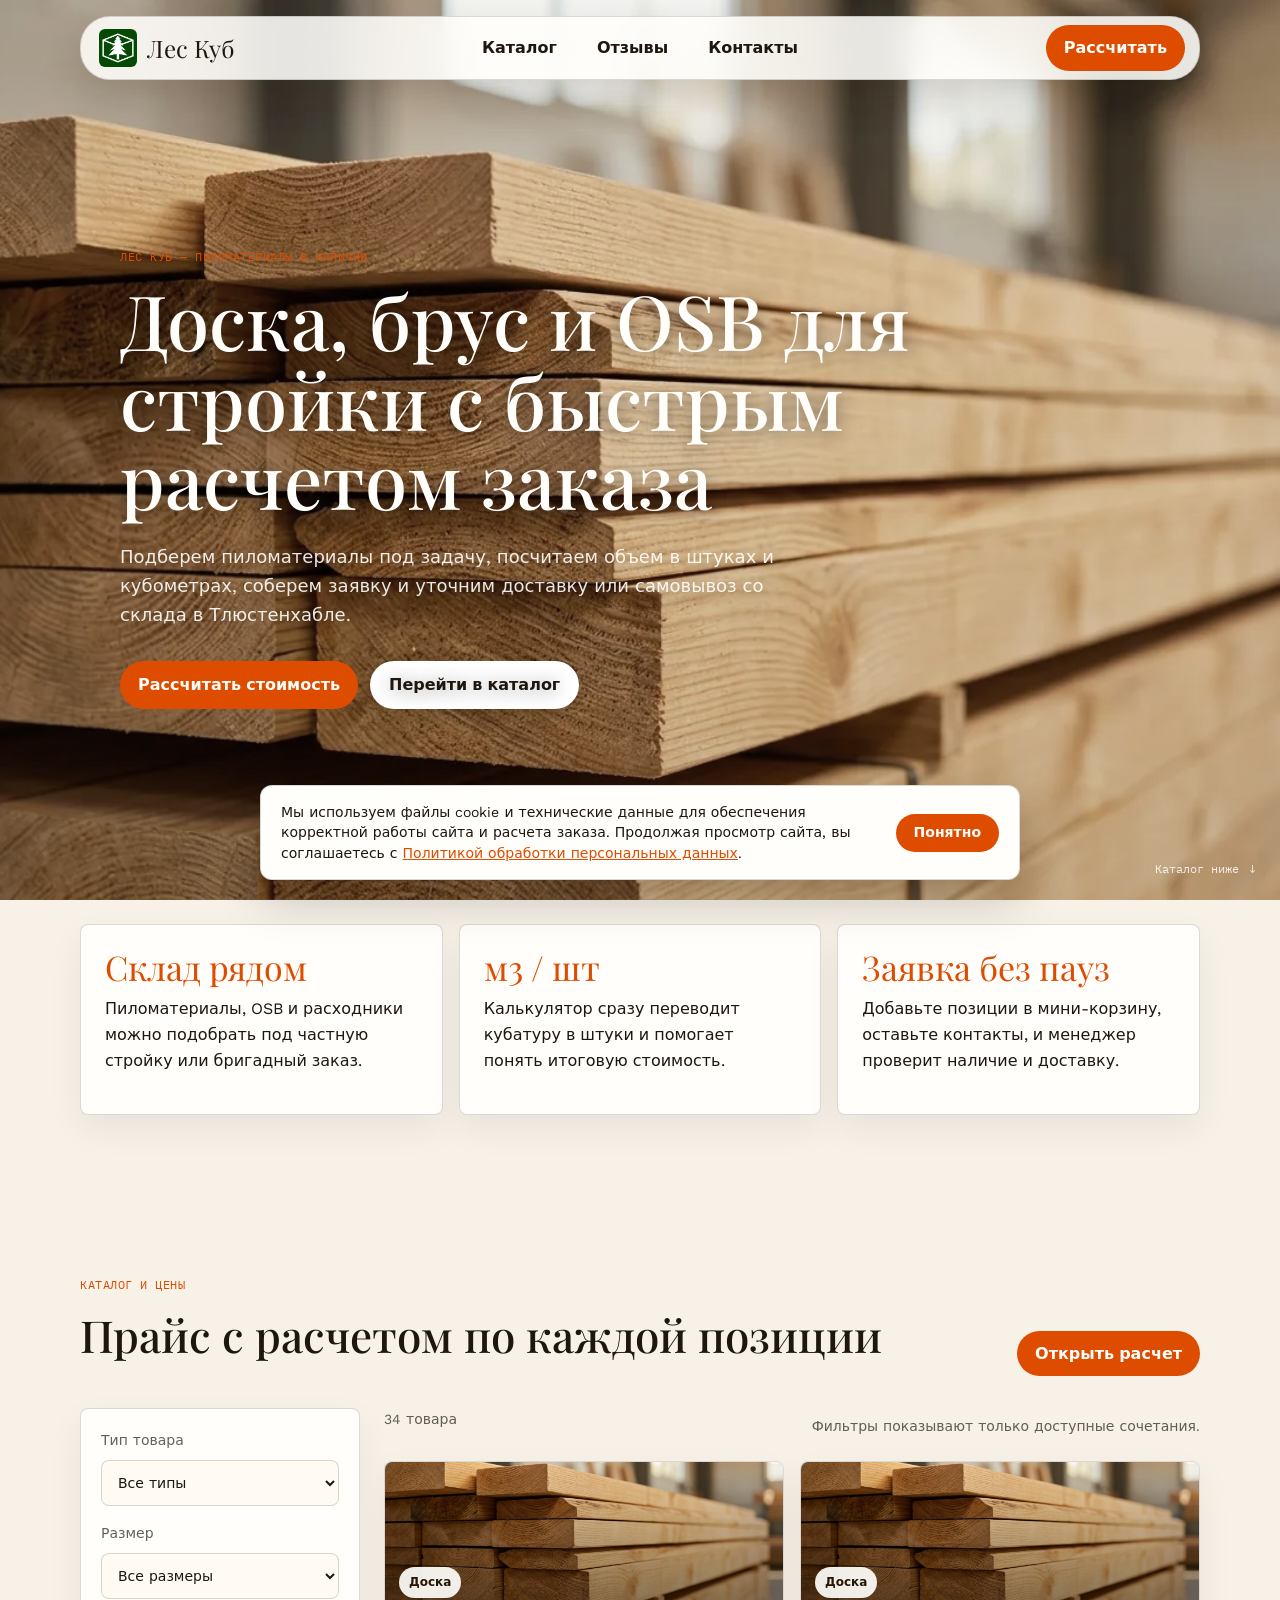
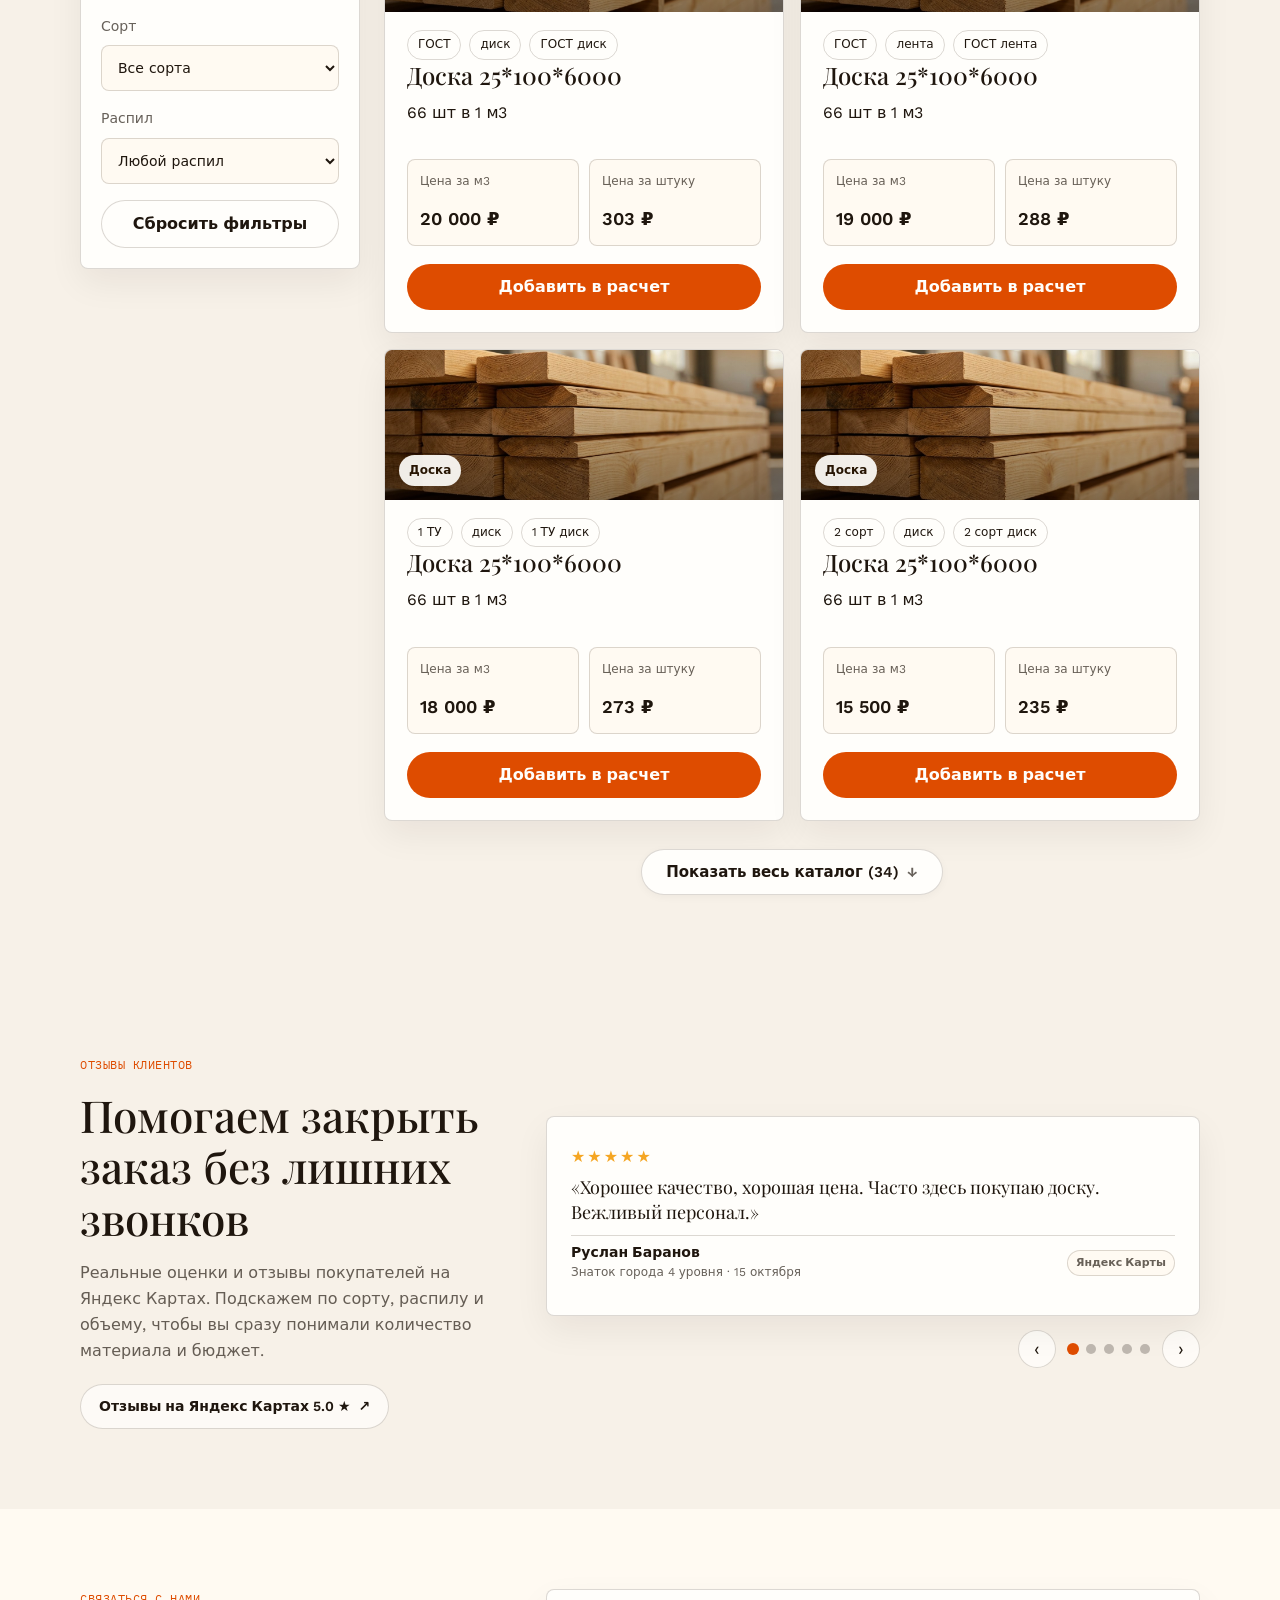
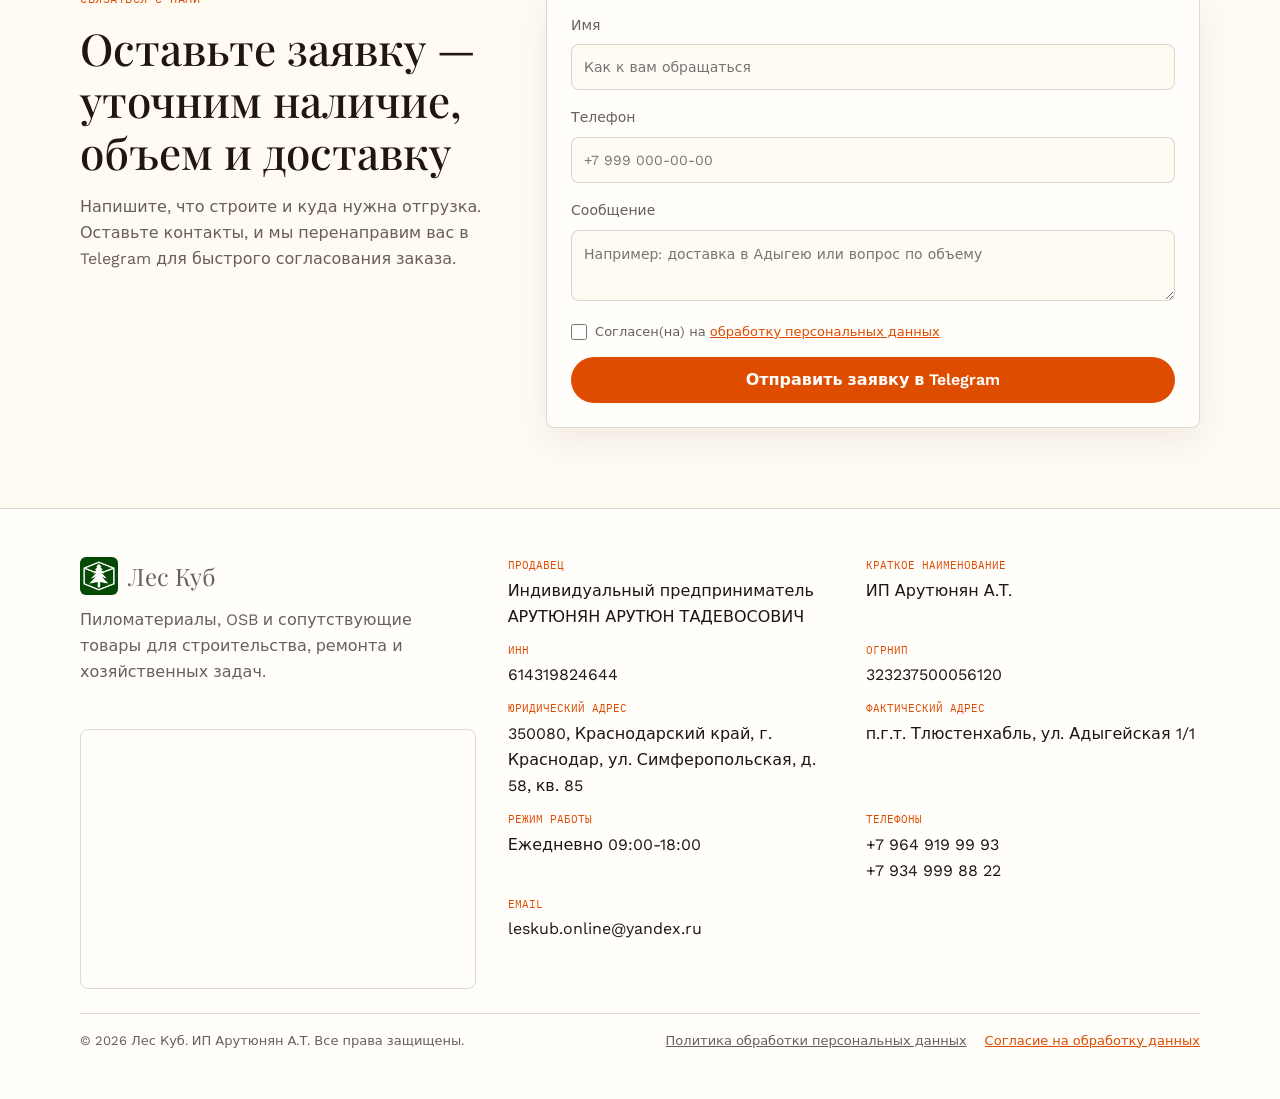
<file: index.html>
<!doctype html>
<html lang="ru" prefix="og: http://ogp.me/ns#">

<head>
  <meta charset="UTF-8" />
  <meta name="viewport" content="width=device-width, initial-scale=1.0" />

  <!-- SEO Мета-теги -->
  <title>Лес Куб | Пиломатериалы, доска, брус и OSB в Краснодаре и Адыгее</title>
  <meta name="description"
    content="Купить пиломатериалы со склада в Тлюстенхабле с доставкой по Краснодару и Адыгее. Доска обрезная ГОСТ и ТУ, брус 100х100, 150х150, брусок, OSB. Расчет в штуках и м3." />
  <meta name="keywords"
    content="пиломатериалы краснодар, купить доску адыгея, доска обрезная тлюстенхабль, брус 100х100 краснодар, брус 150х150, плита osb купить, доска гост, пиломатериалы яблоновский энем" />
  <link rel="canonical" href="https://leskub.ru/" />
  <meta name="robots" content="index, follow" />
  <meta name="yandex-verification" content="364fb97a0d1eac95" />

  <!-- Гео-привязка -->
  <meta name="geo.region" content="RU-AD" />
  <meta name="geo.placename" content="п.г.т. Тлюстенхабль, Краснодар" />
  <meta name="geo.position" content="44.9785;39.0232" />
  <meta name="ICBM" content="44.9785, 39.0232" />

  <!-- Open Graph -->
  <meta property="og:type" content="website" />
  <meta property="og:locale" content="ru_RU" />
  <meta property="og:site_name" content="Лес Куб" />
  <meta property="og:title" content="Лес Куб | Пиломатериалы, доска, брус и OSB" />
  <meta property="og:description"
    content="Доска обрезная, брус, OSB. Точный расчет кубатуры в штуках, склад в Тлюстенхабле, быстрая доставка." />
  <meta property="og:url" content="https://leskub.ru/" />
  <meta property="og:image" content="https://leskub.ru/assets/hero-lumber.jpg" />

  <link rel="icon" type="image/png" href="./assets/logo.png" />
  <link rel="stylesheet" href="./styles.css" />

  <!-- Микроразметка Schema.org для поисковиков -->
  <script type="application/ld+json">
      {
        "@context": "https://schema.org",
        "@type": "Store",
        "name": "Лес Куб",
        "legalName": "Индивидуальный предприниматель АРУТЮНЯН АРУТЮН ТАДЕВОСОВИЧ",
        "url": "https://leskub.ru/",
        "image": "https://leskub.ru/assets/hero-lumber.jpg",
        "priceRange": "RUB",
        "telephone": "+79649199993",
        "email": "leskub.online@yandex.ru",
        "address": {
          "@type": "PostalAddress",
          "streetAddress": "ул. Адыгейская 1/1",
          "addressLocality": "п.г.т. Тлюстенхабль",
          "addressRegion": "Республика Адыгея",
          "postalCode": "385228",
          "addressCountry": "RU"
        },
        "geo": {
          "@type": "GeoCoordinates",
          "latitude": "44.9785",
          "longitude": "39.0232"
        },
        "openingHoursSpecification": {
          "@type": "OpeningHoursSpecification",
          "dayOfWeek": ["Monday", "Tuesday", "Wednesday", "Thursday", "Friday", "Saturday", "Sunday"],
          "opens": "09:00",
          "closes": "18:00"
        }
      }
    </script>
</head>

<body>
  <header class="site-header" aria-label="Основная навигация">
    <a class="brand brand-with-logo" href="#top">
      <img class="site-logo" src="./assets/logo.png" alt="Лес Куб"
        style="aspect-ratio: 1; height: 38px; border-radius: 6px;" />
      <span id="headerBrandName">Лес Куб</span>
    </a>
    <nav class="main-nav" aria-label="Разделы сайта">
      <a href="#catalog">Каталог</a>
      <a href="#reviews">Отзывы</a>
      <a href="#contacts">Контакты</a>
    </nav>
    <div class="header-tools">
      <button class="button button-primary header-action" type="button" data-open-calculator id="headerCartBtn">
        Рассчитать <span class="cart-pill-badge" id="headerCartBadge" style="display:none;">0</span>
      </button>
    </div>
  </header>

  <main id="top">
    <section class="hero" aria-labelledby="hero-title">
      <picture class="hero-bg-wrap">
        <source srcset="./assets/hero-lumber.webp" type="image/webp" />
        <img class="hero-bg" src="./assets/hero-lumber.jpg" alt="Пиломатериалы со склада в Тлюстенхабле" aria-hidden="true" fetchpriority="high" decoding="async" />
      </picture>
      <div class="hero-content">
        <p class="eyebrow">Лес Куб — пиломатериалы в наличии</p>
        <h1 id="hero-title">Доска, брус и OSB для стройки с быстрым расчетом заказа</h1>
        <p class="hero-copy">
          Подберем пиломатериалы под задачу, посчитаем объем в штуках и кубометрах,
          соберем заявку и уточним доставку или самовывоз со склада в Тлюстенхабле.
        </p>
        <div class="hero-actions">
          <button class="button button-primary" type="button" data-open-calculator>
            Рассчитать стоимость
          </button>
          <a class="button button-secondary hero-catalog-btn" href="#catalog">Перейти в каталог</a>
        </div>
      </div>
      <a class="hero-hint" href="#catalog" aria-label="Перейти к каталогу">
        <span>Каталог ниже</span>
        <span aria-hidden="true">↓</span>
      </a>
    </section>

    <section class="section section-intro" aria-label="Преимущества">
      <div class="section-inner intro-grid">
        <article>
          <span class="metric">Склад рядом</span>
          <p>Пиломатериалы, OSB и расходники можно подобрать под частную стройку или бригадный заказ.</p>
        </article>
        <article>
          <span class="metric">м3 / шт</span>
          <p>Калькулятор сразу переводит кубатуру в штуки и помогает понять итоговую стоимость.</p>
        </article>
        <article>
          <span class="metric">Заявка без пауз</span>
          <p>Добавьте позиции в мини-корзину, оставьте контакты, и менеджер проверит наличие и доставку.</p>
        </article>
      </div>
    </section>

    <section class="section catalog-section" id="catalog" aria-labelledby="catalog-title">
      <div class="section-inner">
        <div class="section-heading">
          <div>
            <p class="eyebrow">Каталог и цены</p>
            <h2 id="catalog-title">Прайс с расчетом по каждой позиции</h2>
          </div>
          <button class="button button-primary" type="button" data-open-calculator id="catalogCartBtn">
            Открыть расчет <span class="cart-pill-badge" id="catalogCartBadge" style="display:none;">0</span>
          </button>
        </div>

        <div class="catalog-layout">
          <aside class="filters" aria-label="Фильтры каталога">
            <label>
              Тип товара
              <select id="typeFilter"></select>
            </label>
            <label>
              Размер
              <select id="sizeFilter"></select>
            </label>
            <label>
              Сорт
              <select id="gradeFilter"></select>
            </label>
            <label>
              Распил
              <select id="sawFilter"></select>
            </label>
            <button class="button button-ghost" type="button" id="resetFilters">
              Сбросить фильтры
            </button>
          </aside>

          <div class="catalog-content">
            <div class="catalog-toolbar">
              <p id="catalogCount">34 товара</p>
              <div class="view-note">Фильтры показывают только доступные сочетания.</div>
            </div>

            <div class="product-grid is-collapsed" id="productGrid" aria-live="polite">
              <article class="product-card">
                <div class="product-image" style="--product-image: url('./assets/hero-lumber.jpg')"><span
                    class="product-type-badge">Доска</span></div>
                <div class="product-body">
                  <div>
                    <div class="product-meta"><span class="tag">ГОСТ</span><span class="tag">диск</span><span
                        class="tag">ГОСТ диск</span></div>
                    <h3>Доска 25*100*6000</h3>
                    <p>66 шт в 1 м3</p>
                  </div>
                  <div class="price-row">
                    <div class="price-box"><span>Цена за м3</span><strong>20 000 ₽</strong></div>
                    <div class="price-box"><span>Цена за штуку</span><strong>303 ₽</strong></div>
                  </div>
                  <button class="button button-primary" type="button" data-add-product="p01">Добавить в расчет</button>
                </div>
              </article>
              <article class="product-card">
                <div class="product-image" style="--product-image: url('./assets/hero-lumber.jpg')"><span
                    class="product-type-badge">Доска</span></div>
                <div class="product-body">
                  <div>
                    <div class="product-meta"><span class="tag">ГОСТ</span><span class="tag">лента</span><span
                        class="tag">ГОСТ лента</span></div>
                    <h3>Доска 25*100*6000</h3>
                    <p>66 шт в 1 м3</p>
                  </div>
                  <div class="price-row">
                    <div class="price-box"><span>Цена за м3</span><strong>19 000 ₽</strong></div>
                    <div class="price-box"><span>Цена за штуку</span><strong>288 ₽</strong></div>
                  </div>
                  <button class="button button-primary" type="button" data-add-product="p02">Добавить в расчет</button>
                </div>
              </article>
              <article class="product-card">
                <div class="product-image" style="--product-image: url('./assets/hero-lumber.jpg')"><span
                    class="product-type-badge">Доска</span></div>
                <div class="product-body">
                  <div>
                    <div class="product-meta"><span class="tag">1 ТУ</span><span class="tag">диск</span><span
                        class="tag">1 ТУ диск</span></div>
                    <h3>Доска 25*100*6000</h3>
                    <p>66 шт в 1 м3</p>
                  </div>
                  <div class="price-row">
                    <div class="price-box"><span>Цена за м3</span><strong>18 000 ₽</strong></div>
                    <div class="price-box"><span>Цена за штуку</span><strong>273 ₽</strong></div>
                  </div>
                  <button class="button button-primary" type="button" data-add-product="p03">Добавить в расчет</button>
                </div>
              </article>
              <article class="product-card">
                <div class="product-image" style="--product-image: url('./assets/hero-lumber.jpg')"><span
                    class="product-type-badge">Доска</span></div>
                <div class="product-body">
                  <div>
                    <div class="product-meta"><span class="tag">ГОСТ</span><span class="tag">диск</span><span
                        class="tag">ГОСТ диск</span></div>
                    <h3>Доска 50*150*6000</h3>
                    <p>22 шт в 1 м3</p>
                  </div>
                  <div class="price-row">
                    <div class="price-box"><span>Цена за м3</span><strong>20 500 ₽</strong></div>
                    <div class="price-box"><span>Цена за штуку</span><strong>932 ₽</strong></div>
                  </div>
                  <button class="button button-primary" type="button" data-add-product="p16">Добавить в расчет</button>
                </div>
              </article>
              <article class="product-card">
                <div class="product-image" style="--product-image: url('./assets/hero-lumber.jpg')"><span
                    class="product-type-badge">Брус</span></div>
                <div class="product-body">
                  <div>
                    <div class="product-meta"><span class="tag">ГОСТ</span><span class="tag">лента</span><span
                        class="tag">ГОСТ лента</span></div>
                    <h3>Брус 100*100*6000</h3>
                    <p>16 шт в 1 м3</p>
                  </div>
                  <div class="price-row">
                    <div class="price-box"><span>Цена за м3</span><strong>19 000 ₽</strong></div>
                    <div class="price-box"><span>Цена за штуку</span><strong>1 188 ₽</strong></div>
                  </div>
                  <button class="button button-primary" type="button" data-add-product="p22">Добавить в расчет</button>
                </div>
              </article>
              <article class="product-card">
                <div class="product-image" style="--product-image: url('./assets/hero-lumber.jpg')"><span
                    class="product-type-badge">Брус</span></div>
                <div class="product-body">
                  <div>
                    <div class="product-meta"><span class="tag">ГОСТ</span><span class="tag">лента</span><span
                        class="tag">ГОСТ лента</span></div>
                    <h3>Брус 150*150*6000</h3>
                    <p>7 шт в 1 м3</p>
                  </div>
                  <div class="price-row">
                    <div class="price-box"><span>Цена за м3</span><strong>19 000 ₽</strong></div>
                    <div class="price-box"><span>Цена за штуку</span><strong>2 714 ₽</strong></div>
                  </div>
                  <button class="button button-primary" type="button" data-add-product="p24">Добавить в расчет</button>
                </div>
              </article>
              <article class="product-card">
                <div class="product-image" style="--product-image: url('./assets/hero-lumber.jpg')"><span
                    class="product-type-badge">Плита OSB</span></div>
                <div class="product-body">
                  <div>
                    <div class="product-meta"><span class="tag">лист</span></div>
                    <h3>Плита OSB 9</h3>
                    <p>Единица: лист</p>
                  </div>
                  <div class="price-row">
                    <div class="price-box"><span>Цена</span><strong>700 ₽</strong></div>
                    <div class="price-box"><span>Формат</span><strong>лист</strong></div>
                  </div>
                  <button class="button button-primary" type="button" data-add-product="p30">Добавить в расчет</button>
                </div>
              </article>
            </div>

            <div class="catalog-more-wrap" id="catalogMoreWrap">
              <button class="button button-secondary catalog-toggle-btn" type="button" id="catalogToggleBtn">
                <span id="catalogToggleText">Показать весь каталог (34)</span>
                <span class="catalog-toggle-icon" id="catalogToggleIcon" aria-hidden="true">↓</span>
              </button>
            </div>
          </div>
        </div>
      </div>
    </section>

    <section class="section reviews-section" id="reviews" aria-labelledby="reviews-title">
      <div class="section-inner reviews-grid">
        <div>
          <p class="eyebrow">Отзывы клиентов</p>
          <h2 id="reviews-title">Помогаем закрыть заказ без лишних звонков</h2>
          <p class="muted">
            Реальные оценки и отзывы покупателей на Яндекс Картах. Подскажем по сорту, распилу и объему, чтобы вы сразу понимали количество материала и бюджет.
          </p>
          <div style="margin-top: 20px;">
            <a class="button button-secondary" href="https://yandex.ru/maps/org/131079384195/reviews/" target="_blank" rel="noopener noreferrer" style="display: inline-flex; align-items: center; gap: 8px; font-size: 14px;">
              <span>Отзывы на Яндекс Картах 5.0 ★</span>
              <span aria-hidden="true">↗</span>
            </a>
          </div>
        </div>
        <div class="review-carousel" aria-roledescription="carousel">
          <div class="review-track-wrapper" id="reviewTrackWrapper">
            <div class="review-track" id="reviewTrack" aria-live="polite"></div>
          </div>
          <div class="carousel-controls">
            <button class="icon-button" type="button" id="prevReview" aria-label="Предыдущий отзыв">‹</button>
            <div class="review-dots" id="reviewDots" aria-label="Навигация по отзывам"></div>
            <button class="icon-button" type="button" id="nextReview" aria-label="Следующий отзыв">›</button>
          </div>
        </div>
      </div>
    </section>

    <section class="section contact-section" id="contacts" aria-labelledby="contacts-title">
      <div class="section-inner contact-grid">
        <div class="contact-copy">
          <p class="eyebrow">Связаться с нами</p>
          <h2 id="contacts-title">Оставьте заявку — уточним наличие, объем и доставку</h2>
          <p class="muted">
            Напишите, что строите и куда нужна отгрузка. Оставьте контакты, и мы перенаправим вас в Telegram для быстрого согласования заказа.
          </p>
        </div>

        <form class="lead-form" id="leadForm" novalidate>
          <label>
            Имя
            <input type="text" name="name" autocomplete="name" placeholder="Как к вам обращаться" required />
          </label>
          <label>
            Телефон
            <input type="tel" name="phone" autocomplete="tel" placeholder="+7 999 000-00-00" required />
          </label>
          <label>
            Сообщение
            <textarea name="message" rows="2" placeholder="Например: доставка в Адыгею или вопрос по объему"></textarea>
          </label>
          <div class="form-order-card" id="formOrderCard" style="display: none;">
            <div class="form-order-header">
              <span class="eyebrow" style="margin:0;">Состав заявки</span>
              <button type="button" class="form-order-edit-btn" data-open-calculator>Изменить расчет ✎</button>
            </div>
            <div class="form-order-items" id="formOrderItemsPreview"></div>
            <div class="form-order-footer">
              <span id="formOrderMetaPreview">0 поз. · 0.00 м³</span>
              <strong id="formOrderTotalPreview">0 ₽</strong>
            </div>
          </div>
          <textarea id="orderSummary" rows="2" readonly style="display:none;"></textarea>
          <label class="consent-row">
            <input type="checkbox" id="consentCheckbox" required />
            <span>Согласен(на) на <a href="./privacy.html" id="openConsentBtn" class="consent-link" style="color:var(--accent);text-decoration:underline;cursor:pointer;">обработку персональных данных</a></span>
          </label>

          <button class="button button-primary" type="submit" id="sendTelegramBtn" style="width: 100%;">
            Отправить заявку в Telegram
          </button>

          <p class="form-status" id="formStatus" role="status"></p>
        </form>
      </div>
    </section>
  </main>

  <footer class="site-footer">
    <div class="footer-inner">
      <div class="footer-about">
        <a class="brand brand-with-logo" href="#top" style="display: flex; align-items: center">
          <img class="site-logo" src="./assets/logo.png" alt="Лес Куб"
            style="aspect-ratio: 1; height: 38px; border-radius: 6px;" />
          <span id="footerBrandName">Лес Куб</span>
        </a>
        <p>
          Пиломатериалы, OSB и сопутствующие товары для строительства, ремонта и хозяйственных задач.
        </p>
        <div class="footer-map" aria-label="Карта расположения склада">
          <iframe title="Лес Куб на карте"
            src="https://yandex.ru/map-widget/v1/?um=constructor%3A09d9ff4ef5021b83ebb434b4d7124df8e662ea7ec52398f42c9b818983eb7b48&amp;source=constructor"
            width="500" height="400" frameborder="0"
            referrerpolicy="no-referrer-when-downgrade"></iframe>
        </div>
      </div>
      <div class="footer-legal">
        <dl id="footerLegalList">
          <div>
            <dt>Продавец</dt>
            <dd>Индивидуальный предприниматель АРУТЮНЯН АРУТЮН ТАДЕВОСОВИЧ</dd>
          </div>
          <div>
            <dt>Краткое наименование</dt>
            <dd>ИП Арутюнян А.Т.</dd>
          </div>
          <div>
            <dt>ИНН</dt>
            <dd>614319824644</dd>
          </div>
          <div>
            <dt>ОГРНИП</dt>
            <dd>323237500056120</dd>
          </div>
          <div>
            <dt>Юридический адрес</dt>
            <dd>350080, Краснодарский край, г. Краснодар, ул. Симферопольская, д. 58, кв. 85</dd>
          </div>
          <div>
            <dt>Фактический адрес</dt>
            <dd>п.г.т. Тлюстенхабль, ул. Адыгейская 1/1</dd>
          </div>
          <div>
            <dt>Режим работы</dt>
            <dd>Ежедневно 09:00-18:00</dd>
          </div>
          <div>
            <dt>Телефоны</dt>
            <dd><a href="tel:+79649199993">+7 964 919 99 93</a><br /><a href="tel:+79349998822">+7 934 999 88 22</a>
            </dd>
          </div>
          <div>
            <dt>Email</dt>
            <dd><a href="mailto:leskub.online@yandex.ru">leskub.online@yandex.ru</a></dd>
          </div>
        </dl>
      </div>
    </div>
    <div class="footer-bottom" style="width: min(1120px, calc(100% - 32px)); margin: 24px auto 0; padding-top: 16px; border-top: 1px solid var(--border); display: flex; flex-wrap: wrap; justify-content: space-between; align-items: center; gap: 12px; font-size: 13px; color: var(--muted);">
      <div>© 2026 Лес Куб. ИП Арутюнян А.Т. Все права защищены.</div>
      <div style="display: flex; gap: 18px; flex-wrap: wrap;">
        <a href="./privacy.html" style="text-decoration: underline; color: inherit;">Политика обработки персональных данных</a>
        <a href="./privacy.html" id="footerConsentBtn" class="consent-link" style="color:inherit;text-decoration:underline;cursor:pointer;">Согласие на обработку данных</a>
      </div>
    </div>
  </footer>

  <!-- Калькулятор / Мини-корзина -->
  <div class="modal" id="calculatorModal" aria-hidden="true">
    <div class="modal-backdrop" data-close-calculator></div>
    <section class="modal-panel" role="dialog" aria-modal="true" aria-labelledby="calculatorTitle" tabindex="-1">
      <div class="modal-header">
        <div>
          <p class="eyebrow">Калькулятор и корзина</p>
          <h2 id="calculatorTitle">Расчет заказа</h2>
        </div>
        <button class="icon-button" type="button" data-close-calculator aria-label="Закрыть">×</button>
      </div>

      <div class="calc-tabs" role="tablist">
        <button class="calc-tab is-active" type="button" id="tabCartBtn" role="tab" aria-selected="true">
          Состав заказа <span class="calc-tab-count" id="cartTabCount">(0)</span>
        </button>
        <button class="calc-tab" type="button" id="tabAreaBtn" role="tab" aria-selected="false">
          Калькулятор по площади (м²)
        </button>
      </div>

      <!-- Вкладка 1: Состав корзины -->
      <div id="cartView" class="calc-view">
        <div class="cart-list" id="cartList" aria-live="polite"></div>

        <div class="cart-summary-box" id="cartSummaryBox">
          <div class="cart-summary-row">
            <span>Всего позиций:</span>
            <strong id="cartSummaryPieces">0 шт</strong>
          </div>
          <div class="cart-summary-row" id="cartVolRow">
            <span>Общий объем пиломатериалов:</span>
            <strong id="cartSummaryVol">0.000 м³</strong>
          </div>
          <div class="cart-summary-row" id="cartWeightRow">
            <span>Ориентировочный вес:</span>
            <strong id="cartSummaryWeight">~0 кг</strong>
          </div>
          <div class="cart-vehicle-tip" id="cartVehicleTip">
            <span class="vehicle-icon">🚚</span>
            <span id="cartVehicleText">Транспорт: <strong>Газель (до 1.5 т)</strong></span>
          </div>
          <div class="cart-summary-divider"></div>
          <div class="cart-summary-total">
            <span>Итого:</span>
            <strong id="cartTotal">0 ₽</strong>
          </div>
        </div>
      </div>

      <!-- Вкладка 2: Калькулятор по площади -->
      <div id="areaCalcView" class="calc-view" style="display: none;">
        <div class="area-calc-box">
          <p class="muted" style="margin-top:0;font-size:14px;line-height:1.45;">
            Введите площадь покрытия (пол, терраса, фасад, кровля) или задайте длину и ширину. Калькулятор автоматически вычислит нужное число досок с запасом и объем в м³.
          </p>
          <div class="area-calc-inputs">
            <label>
              Площадь покрытия (м²)
              <input type="number" id="areaCalcSqM" min="0.5" step="0.5" value="20" placeholder="20" />
            </label>
            <div class="area-calc-dims">
              <span class="muted" style="font-size: 13px;">Или размеры участка (м):</span>
              <div class="area-dim-row">
                <input type="number" id="areaDimLength" min="0.5" step="0.5" placeholder="Длина (м)" />
                <span class="dim-mul">×</span>
                <input type="number" id="areaDimWidth" min="0.5" step="0.5" placeholder="Ширина (м)" />
              </div>
            </div>
          </div>

          <label style="margin-top: 14px;">
            Выберите материал из каталога:
            <select id="areaCalcProductSelect"></select>
          </label>

          <label class="consent-row" style="margin-top: 12px; cursor: pointer;">
            <input type="checkbox" id="areaCalcWasteMargin" checked />
            <span style="font-size: 13px;">+10% строительный запас на подрезку и стыковку (рекомендуется)</span>
          </label>

          <div class="area-calc-result-card" id="areaCalcResultCard">
            <div class="area-res-row">
              <span>Требуется материала:</span>
              <strong id="areaResPieces">0 шт</strong>
            </div>
            <div class="area-res-row">
              <span>Общий объем:</span>
              <strong id="areaResVol">0.000 м³</strong>
            </div>
            <div class="area-res-row">
              <span>Примерная стоимость:</span>
              <strong id="areaResPrice" style="color:var(--accent);font-size:18px;">0 ₽</strong>
            </div>
          </div>

          <button class="button button-primary" type="button" id="areaCalcAddBtn" style="width: 100%; margin-top: 14px;">
            Добавить рассчитанный объем в заказ
          </button>
        </div>
      </div>

      <div class="modal-actions">
        <button class="button button-secondary" type="button" data-close-calculator>Продолжить выбор</button>
        <a class="button button-primary" href="#contacts" data-close-calculator>Перейти к заявке</a>
      </div>
    </section>
  </div>

  <!-- Модальное окно согласия (ФЗ-152) -->
  <div class="modal" id="consentModal" aria-hidden="true">
    <div class="modal-backdrop" id="closeConsentBackdrop"></div>
    <section class="modal-panel" role="dialog" aria-modal="true" aria-labelledby="consentTitle" tabindex="-1">
      <div class="modal-header">
        <div>
          <p class="eyebrow">Юридическая информация</p>
          <h2 id="consentTitle">Согласие на обработку персональных данных</h2>
        </div>
        <button class="icon-button" type="button" id="closeConsentBtn" aria-label="Закрыть">×</button>
      </div>
      <div class="consent-scroll-body"
        style="font-size: 14px; line-height: 1.55; display: grid; gap: 12px; max-height: 440px; overflow-y: auto; padding-right: 8px;">
        <p>Настоящим в соответствии с Федеральным законом от 27.07.2006 № 152-ФЗ «О персональных данных» я свободно, своей волей и в своем интересе подтверждаю свое согласие на обработку <strong>Индивидуальным предпринимателем АРУТЮНЯНОМ АРУТЮНОМ ТАДЕВОСОВИЧЕМ</strong> (ОГРНИП 323237500056120, ИНН 614319824644, адрес: 350080, Краснодарский край, г. Краснодар, ул. Симферопольская, д. 58, кв. 85, далее — «Оператор») моих персональных данных, указанных при оформлении заявки на сайте https://leskub.ru/.</p>

        <p><strong>1. Перечень персональных данных:</strong> имя (или обращение); контактный номер телефона; адрес электронной почты; адрес доставки (при указании); сведения о составе заказа и расчете материалов; комментарии и сообщения.</p>

        <p><strong>2. Цели обработки:</strong> рассмотрение входящих заявок; расчет стоимости материалов и подготовка предварительного коммерческого предложения; консультирование по ассортименту; согласование условий поставки или самовывоза; осуществление обратной связи по указанному телефону, SMS или через мессенджер Telegram.</p>

        <p><strong>3. Перечень действий с персональными данными:</strong> сбор, запись, систематизация, накопление, хранение, уточнение (обновление, изменение), извлечение, использование, передача привлеченным службам доставки исключительно для выполнения согласованного заказа, обезличивание, блокирование, удаление и уничтожение персональных данных как с использованием средств автоматизации, так и без них.</p>

        <p><strong>4. Срок действия согласия:</strong> согласие вступает в силу с момента подтверждения и действует до достижения целей обработки либо до момента его отзыва субъектом персональных данных.</p>

        <p><strong>5. Порядок отзыва согласия:</strong> согласие может быть отозвано в любое время путем направления письменного заявления на адрес электронной почты: <a href="mailto:leskub.online@yandex.ru" style="color:var(--accent);text-decoration:underline;">leskub.online@yandex.ru</a> с темой «Отзыв согласия на обработку персональных данных». Обработка прекращается в срок не более 10 рабочих дней в соответствии со ст. 21 152-ФЗ.</p>

        <p>Полный порядок обработки и меры защиты персональных данных регламентированы <a href="./privacy.html" target="_blank" style="color:var(--accent);text-decoration:underline;">Политикой обработки персональных данных</a>.</p>
      </div>
      <div class="modal-actions">
        <button class="button button-primary" type="button" id="agreeConsentBtn">Принимаю условия</button>
      </div>
    </section>
  </div>

  <!-- Уведомление об использовании файлов Cookie (152-ФЗ) -->
  <div class="cookie-banner" id="cookieBanner" role="region" aria-label="Уведомление об использовании cookie">
    <div class="cookie-banner-content">
      <p>
        Мы используем файлы cookie и технические данные для обеспечения корректной работы сайта и расчета заказа. Продолжая просмотр сайта, вы соглашаетесь с <a href="./privacy.html">Политикой обработки персональных данных</a>.
      </p>
      <button class="button button-primary cookie-banner-btn" type="button" id="acceptCookieBtn">Понятно</button>
    </div>
  </div>

  <!-- Плавающая панель корзины / расчета -->
  <aside class="cart-floating-bar" id="cartFloatingBar" aria-label="Плавающая панель расчета">
    <div class="cart-floating-content">
      <div class="cart-floating-info">
        <span class="cart-floating-badge" id="floatingCartCount">0</span>
        <div class="cart-floating-text">
          <strong id="floatingCartTotal">0 ₽</strong>
          <small id="floatingCartMeta">0 поз. · 0.00 м³</small>
        </div>
      </div>
      <div class="cart-floating-actions">
        <button class="button button-primary cart-floating-btn" type="button" data-open-calculator>
          Открыть расчет
        </button>
      </div>
    </div>
  </aside>

  <script>
    let SITE_DATA = { company: {}, products: [] };
    let PRODUCTS = [];
    const timberTypes = new Set(["Доска", "Брус", "Брусок"]);
    const filterKeys = ["type", "size", "grade", "saw"];
    const filterLabels = { type: "Все типы", size: "Все размеры", grade: "Все сорта", saw: "Любой распил" };
    const state = { filters: { type: "all", size: "all", grade: "all", saw: "all" }, cart: [], reviewIndex: 0, catalogExpanded: false };

    let REVIEWS = [
      { text: "Хорошее качество, хорошая цена. Часто здесь покупаю доску. Вежливый персонал.", author: "Руслан Баранов", badge: "Знаток города 4 уровня", rating: 5, date: "15 октября" },
      { text: "Рекомендую данную базу пиломатериалов. Вежливый персонал и всегда свежий лес в наличии.", author: "Boglovshop", badge: "Знаток города 2 уровня", rating: 5, date: "9 апреля" },
      { text: "Хорошая логистика и доска)) все понятно и доступно, коммуникабельный и отзывчивый специалист, было приятно работать, спасибо 👍", author: "Алина Федоренко", badge: "Знаток города 4 уровня", rating: 5, date: "6 апреля" },
      { text: "Спасибо за оперативность, все отлично, спасибо 🙏", author: "Андрей Данилов", badge: "Знаток города 15 уровня", rating: 5, date: "6 апреля" },
      { text: "Хороший лес, хорошая цена, хороший человек! Что ещё нужно чтобы купить доску?", author: "Timon", badge: "Знаток города 9 уровня", rating: 5, date: "28 марта 2023" }
    ];

    const byId = (id) => document.getElementById(id);
    const normalize = (value) => value || "__empty";
    const money = (value) => new Intl.NumberFormat("ru-RU", { style: "currency", currency: "RUB", maximumFractionDigits: 0 }).format(value || 0);
    const number = (value, digits = 3) => new Intl.NumberFormat("ru-RU", { maximumFractionDigits: digits }).format(value || 0);

    async function loadData() {
      try {
        const res = await fetch("./data.json");
        if (res.ok) {
          SITE_DATA = await res.json();
          if (SITE_DATA.reviews && SITE_DATA.reviews.length) {
            REVIEWS = SITE_DATA.reviews;
            renderReviewSlides();
            startReviewAutoPlay();
          }
          if (SITE_DATA.products && SITE_DATA.products.length) {
            PRODUCTS = SITE_DATA.products.filter(p => p.isActive !== false);
            renderCatalog();
            refreshFilterOptions();
            initAreaCalculator();
            renderCart();
          }
        }
      } catch (e) {
        console.log("Using pre-rendered catalog items.");
      }
    }

    function productTitle(p) { return [p.type, p.size].filter(Boolean).join(" "); }
    function productDetails(p) { return [p.grade, p.saw, p.priceCategory].filter(Boolean).join(" · ") || "стандарт"; }
    function supportsVolume(p) { return timberTypes.has(p.type) && (p.piecesPerM3 > 1); }
    function unitPrice(p) { return Number(p.pricePerPiece ?? p.pricePerM3 ?? 0); }

    function productMatches(p, filters, omitKey = null) {
      return filterKeys.every((k) => {
        if (k === omitKey) return true;
        return filters[k] === "all" || normalize(p[k]) === filters[k];
      });
    }

    function productsByFilters() { return PRODUCTS.filter((p) => productMatches(p, state.filters)); }
    function valuesForFilter(key) {
      const vals = PRODUCTS.filter((p) => productMatches(p, state.filters, key)).map((p) => normalize(p[key]));
      return [...new Set(vals)];
    }

    function fillSelect(select, values, placeholder) {
      if (!select) return;
      select.innerHTML = "";
      select.append(new Option(placeholder, "all"));
      values.forEach((v) => select.append(new Option(v === "__empty" ? "Не указано" : v, v)));
    }

    function refreshFilterOptions() {
      let changed = true;
      while (changed) {
        changed = false;
        filterKeys.forEach((k) => {
          const vals = valuesForFilter(k);
          if (state.filters[k] !== "all" && !vals.includes(state.filters[k])) {
            state.filters[k] = "all";
            changed = true;
          }
        });
      }
      filterKeys.forEach((k) => {
        const sel = byId(`${k}Filter`);
        fillSelect(sel, valuesForFilter(k), filterLabels[k]);
        if (sel) sel.value = state.filters[k];
      });
    }

    function initFilters() {
      if (!byId("typeFilter")) return;
      refreshFilterOptions();
      filterKeys.forEach((k) => {
        byId(`${k}Filter`).addEventListener("change", (e) => {
          state.filters[k] = e.target.value;
          state.catalogExpanded = false;
          refreshFilterOptions();
          renderCatalog();
        });
      });
      byId("resetFilters").addEventListener("click", () => {
        state.filters = { type: "all", size: "all", grade: "all", saw: "all" };
        state.catalogExpanded = false;
        refreshFilterOptions();
        renderCatalog();
      });
    }

    function plural(count, variants) {
      const mod10 = count % 10, mod100 = count % 100;
      if (mod10 === 1 && mod100 !== 11) return variants[0];
      if (mod10 >= 2 && mod10 <= 4 && (mod100 < 10 || mod100 >= 20)) return variants[1];
      return variants[2];
    }

    function getCatalogLimit() {
      return window.innerWidth <= 880 ? 3 : 4;
    }

    function updateCatalogVisibility() {
      const grid = byId("productGrid");
      const wrap = byId("catalogMoreWrap");
      const btnText = byId("catalogToggleText");
      const btnIcon = byId("catalogToggleIcon");
      if (!grid || !wrap) return;

      const items = productsByFilters();
      const total = items.length;
      const limit = getCatalogLimit();

      if (total <= limit) {
        wrap.style.display = "none";
        grid.classList.remove("is-collapsed");
        return;
      }

      wrap.style.display = "flex";

      if (state.catalogExpanded) {
        grid.classList.remove("is-collapsed");
        if (btnText) btnText.textContent = "Свернуть каталог";
        if (btnIcon) btnIcon.textContent = "↑";
      } else {
        grid.classList.add("is-collapsed");
        if (btnText) btnText.textContent = `Показать весь каталог (${total})`;
        if (btnIcon) btnIcon.textContent = "↓";
      }
    }

    function initCatalogToggle() {
      const btn = byId("catalogToggleBtn");
      if (!btn) return;
      btn.addEventListener("click", () => {
        state.catalogExpanded = !state.catalogExpanded;
        updateCatalogVisibility();
        if (!state.catalogExpanded) {
          const cat = byId("catalog");
          if (cat) cat.scrollIntoView({ behavior: "smooth", block: "start" });
        }
      });
      window.addEventListener("resize", () => {
        updateCatalogVisibility();
      });
    }

    function renderCatalog() {
      const grid = byId("productGrid");
      if (!grid || !PRODUCTS.length) return;
      const items = productsByFilters();
      byId("catalogCount").textContent = `${items.length} ${plural(items.length, ["товар", "товара", "товаров"])}`;
      grid.innerHTML = items.map(renderProductCard).join("");
      updateCatalogVisibility();
    }

    function renderProductCard(p) {
      const hasVol = supportsVolume(p);
      const inCart = state.cart.find((i) => i.productId === p.id);
      const btnText = inCart ? `✓ В расчете (${inCart.quantity}) +` : "Добавить в расчет";
      return `
          <article class="product-card">
            <div class="product-image" style="--product-image: url('${p.image || "./assets/hero-lumber.jpg"}')">
              <span class="product-type-badge">${p.type}</span>
            </div>
            <div class="product-body">
              <div>
                <div class="product-meta">
                  ${p.grade ? `<span class="tag">${p.grade}</span>` : ""}
                  ${p.saw ? `<span class="tag">${p.saw}</span>` : ""}
                  <span class="tag">${p.priceCategory || "стандарт"}</span>
                </div>
                <h3>${productTitle(p)}</h3>
                <p>${hasVol ? `${number(p.piecesPerM3, 0)} шт в 1 м3` : `Единица: ${p.unitLabel || "шт"}`}</p>
              </div>
              <div class="price-row">
                <div class="price-box">
                  <span>${hasVol ? "Цена за м3" : "Цена"}</span>
                  <strong>${money(hasVol ? p.pricePerM3 : unitPrice(p))}</strong>
                </div>
                <div class="price-box">
                  <span>${hasVol ? "Цена за штуку" : "Формат"}</span>
                  <strong>${hasVol ? money(p.pricePerPiece) : p.unitLabel || "шт"}</strong>
                </div>
              </div>
              <button class="button button-primary" type="button" data-add-product="${p.id}">${btnText}</button>
            </div>
          </article>
        `;
    }

    const CART_STORAGE_KEY = "leskub_cart_v2";

    function loadCartFromStorage() {
      try {
        const raw = localStorage.getItem(CART_STORAGE_KEY);
        if (raw) {
          const arr = JSON.parse(raw);
          if (Array.isArray(arr)) state.cart = arr;
        }
      } catch (_) {}
    }

    function saveCartToStorage() {
      try {
        localStorage.setItem(CART_STORAGE_KEY, JSON.stringify(state.cart));
      } catch (_) {}
    }

    function getPieceVolume(p) {
      if (!p || !supportsVolume(p)) return 0;
      if (p.size && typeof p.size === "string" && p.size.includes("*")) {
        const parts = p.size.split("*").map(Number);
        if (parts.length === 3 && parts.every((n) => !isNaN(n) && n > 0)) {
          return (parts[0] * parts[1] * parts[2]) / 1000000000;
        }
      }
      return p.piecesPerM3 ? (1 / p.piecesPerM3) : 0;
    }

    function cartTotalVolume() {
      return state.cart.reduce((sum, item) => {
        const p = PRODUCTS.find((entry) => entry.id === item.productId);
        return sum + (item.quantity * getPieceVolume(p));
      }, 0);
    }

    function cartTotalPieces() {
      return state.cart.reduce((sum, item) => sum + item.quantity, 0);
    }

    function cartTotalWeightKg() {
      const vol = cartTotalVolume();
      let otherKg = 0;
      state.cart.forEach((item) => {
        const p = PRODUCTS.find((entry) => entry.id === item.productId);
        if (p && !supportsVolume(p)) {
          otherKg += item.quantity * 15;
        }
      });
      return Math.round(vol * 800 + otherKg);
    }

    function formatWeight(kg) {
      if (kg <= 0) return "~0 кг";
      if (kg < 1000) return `~${kg} кг`;
      return `~${(kg / 1000).toFixed(1)} т`;
    }

    function getVehicleRecommendation(kg) {
      if (kg <= 0) return { name: "Газель (до 1.5 т)", icon: "🚚" };
      if (kg <= 1500) return { name: "Газель (до 1.5 т)", icon: "🚚" };
      if (kg <= 3500) return { name: "Валдай / ГАЗон (до 3.5 т)", icon: "🚛" };
      if (kg <= 10000) return { name: "КАМАЗ / Манипулятор (до 10 т)", icon: "🏗️" };
      return { name: "Длинномер / Фура (до 20 т)", icon: "🚛" };
    }

    function itemSubtotal(item) {
      const p = PRODUCTS.find((entry) => entry.id === item.productId);
      return item.quantity * unitPrice(p);
    }

    function cartTotal() {
      return state.cart.reduce((sum, item) => sum + itemSubtotal(item), 0);
    }

    function addToCart(productId, count = 1) {
      const p = PRODUCTS.find((i) => i.id === productId);
      if (!p) return;
      const exist = state.cart.find((i) => i.productId === productId);
      if (exist) exist.quantity += count;
      else state.cart.push({ productId, quantity: Math.max(1, count) });
      saveCartToStorage();
      renderCart();
      renderCatalogCardFeedback(productId);
    }

    function removeFromCart(productId) {
      state.cart = state.cart.filter((i) => i.productId !== productId);
      saveCartToStorage();
      renderCart();
      renderCatalog();
    }

    function updateCartQuantity(productId, qty) {
      const item = state.cart.find((i) => i.productId === productId);
      if (!item) return;
      item.quantity = Math.max(0, qty);
      if (item.quantity === 0) {
        removeFromCart(productId);
      } else {
        saveCartToStorage();
        renderCart();
        renderCatalog();
      }
    }

    function updateCartVolume(productId, vol) {
      const p = PRODUCTS.find((i) => i.id === productId);
      if (!p) return;
      const pieceVol = getPieceVolume(p);
      if (pieceVol > 0) {
        const qty = Math.max(1, Math.round(vol / pieceVol));
        updateCartQuantity(productId, qty);
      }
    }

    function renderCatalogCardFeedback(productId) {
      const btn = document.querySelector(`[data-add-product="${productId}"]`);
      if (!btn) return;
      const item = state.cart.find((i) => i.productId === productId);
      const qty = item ? item.quantity : 0;
      btn.textContent = `✓ В расчете (${qty}) +`;
      btn.style.transform = "scale(0.96)";
      setTimeout(() => { btn.style.transform = ""; }, 180);
    }

    function renderCart() {
      const list = byId("cartList");
      if (!list) return;

      if (!state.cart.length) {
        list.innerHTML = `<div class="empty-cart">В расчете пока нет позиций.<br>Выберите нужные товары в каталоге или воспользуйтесь калькулятором по площади выше.</div>`;
      } else {
        list.innerHTML = state.cart.map((item) => {
          const p = PRODUCTS.find((entry) => entry.id === item.productId);
          if (!p) return "";
          const pieceVol = getPieceVolume(p);
          const hasVol = supportsVolume(p) && pieceVol > 0;
          const vol = hasVol ? item.quantity * pieceVol : 0;
          const unitRate = `${money(p.pricePerPiece)} / шт`;
          const m3Rate = p.pricePerM3 ? ` (${money(p.pricePerM3)} / м³)` : "";

          return `
            <article class="cart-item" data-cart-item="${p.id}">
              <div class="cart-item-header">
                <div>
                  <div class="cart-item-name">${productTitle(p)}</div>
                  <div class="cart-item-subtitle">${productDetails(p)}</div>
                  <div class="cart-item-price-rate">${unitRate}${m3Rate}</div>
                </div>
                <button class="cart-remove-btn" type="button" data-remove-product="${p.id}" aria-label="Удалить позицию" title="Удалить">×</button>
              </div>

              <div class="cart-item-controls">
                <div class="cart-stepper-group">
                  <div class="cart-stepper-unit-wrap">
                    <div class="cart-stepper">
                      <button class="cart-stepper-btn" type="button" data-step-down="${p.id}" aria-label="Уменьшить">−</button>
                      <input class="cart-stepper-input" type="number" min="1" step="1" value="${item.quantity}" data-cart-pieces="${p.id}" />
                      <button class="cart-stepper-btn" type="button" data-step-up="${p.id}" aria-label="Увеличить">+</button>
                    </div>
                    <span class="cart-unit-label">${p.unitLabel || "шт"}</span>
                  </div>

                  ${hasVol ? `
                  <div class="cart-vol-input-wrap">
                    <input class="cart-vol-input" type="number" min="0.001" step="0.01" value="${vol.toFixed(3)}" data-cart-volume="${p.id}" aria-label="Кубометры" />
                    <span>м³</span>
                  </div>
                  ` : ""}
                </div>

                <div class="cart-item-subtotal-wrap">
                  <span class="muted" style="font-size:12px;display:block;">Сумма:</span>
                  <strong class="cart-item-subtotal">${money(itemSubtotal(item))}</strong>
                </div>
              </div>
            </article>
          `;
        }).filter(Boolean).join("");
      }

      // Обновляем блок итогов в модалке
      const totalPieces = cartTotalPieces();
      const totalVol = cartTotalVolume();
      const totalWeight = cartTotalWeightKg();
      const totalSum = cartTotal();
      const vehicle = getVehicleRecommendation(totalWeight);

      if (byId("cartSummaryPieces")) byId("cartSummaryPieces").textContent = `${totalPieces} шт`;
      if (byId("cartSummaryVol")) byId("cartSummaryVol").textContent = `${totalVol.toFixed(3)} м³`;
      if (byId("cartSummaryWeight")) byId("cartSummaryWeight").textContent = formatWeight(totalWeight);
      if (byId("cartVehicleText")) byId("cartVehicleText").innerHTML = `Транспорт: <strong>${vehicle.name}</strong>`;
      if (byId("cartTotal")) byId("cartTotal").textContent = money(totalSum);
      if (byId("cartTabCount")) byId("cartTabCount").textContent = `(${state.cart.length})`;

      // Обновляем плавающую плашку снизу
      const floatingBar = byId("cartFloatingBar");
      if (floatingBar) {
        if (state.cart.length > 0) {
          floatingBar.classList.add("is-visible");
          floatingBar.setAttribute("aria-hidden", "false");
          if (byId("floatingCartCount")) byId("floatingCartCount").textContent = state.cart.length;
          if (byId("floatingCartTotal")) byId("floatingCartTotal").textContent = money(totalSum);
          if (byId("floatingCartMeta")) byId("floatingCartMeta").textContent = `${totalPieces} шт · ${totalVol.toFixed(2)} м³ (${formatWeight(totalWeight)})`;
        } else {
          floatingBar.classList.remove("is-visible");
          floatingBar.setAttribute("aria-hidden", "true");
        }
      }

      // Скрываем кнопки расчета в каталоге и в шапке (заголовке), если корзина не пустая
      const catalogBtn = byId("catalogCartBtn");
      if (catalogBtn) {
        catalogBtn.style.display = state.cart.length > 0 ? "none" : "";
      }
      const headerCartBtn = byId("headerCartBtn");
      if (headerCartBtn) {
        headerCartBtn.style.display = state.cart.length > 0 ? "none" : "";
      }

      const headerBadge = byId("headerCartBadge");
      if (headerBadge) {
        if (state.cart.length > 0) {
          headerBadge.style.display = "inline-flex";
          headerBadge.textContent = state.cart.length;
        } else {
          headerBadge.style.display = "none";
        }
      }
      const catalogBadge = byId("catalogCartBadge");
      if (catalogBadge) {
        if (state.cart.length > 0) {
          catalogBadge.style.display = "inline-flex";
          catalogBadge.textContent = state.cart.length;
        } else {
          catalogBadge.style.display = "none";
        }
      }

      // Обновляем превью в форме контактов
      updateOrderSummary();
      updateFormOrderPreview();
    }

    function updateFormOrderPreview() {
      const card = byId("formOrderCard");
      if (card) {
        card.style.display = state.cart.length > 0 ? "grid" : "none";
      }

      const itemsContainer = byId("formOrderItemsPreview");
      const metaContainer = byId("formOrderMetaPreview");
      const totalContainer = byId("formOrderTotalPreview");
      if (!itemsContainer) return;

      if (!state.cart.length) {
        itemsContainer.innerHTML = "";
        if (metaContainer) metaContainer.textContent = "0 поз. · 0.00 м³";
        if (totalContainer) totalContainer.textContent = "0 ₽";
        return;
      }

      itemsContainer.innerHTML = state.cart.map((item) => {
        const p = PRODUCTS.find((entry) => entry.id === item.productId);
        if (!p) return "";
        const pieceVol = getPieceVolume(p);
        const hasVol = supportsVolume(p) && pieceVol > 0;
        const volText = hasVol ? ` · ${(item.quantity * pieceVol).toFixed(2)} м³` : "";
        return `
          <div class="form-order-item-line">
            <span><strong>${productTitle(p)}</strong> (${item.quantity} ${p.unitLabel || "шт"}${volText})</span>
            <strong>${money(itemSubtotal(item))}</strong>
          </div>
        `;
      }).join("");

      const totalPieces = cartTotalPieces();
      const totalVol = cartTotalVolume();
      const totalWeight = cartTotalWeightKg();
      if (metaContainer) metaContainer.textContent = `${totalPieces} шт · ${totalVol.toFixed(2)} м³ (${formatWeight(totalWeight)})`;
      if (totalContainer) totalContainer.textContent = money(cartTotal());
    }

    function orderSummaryText() {
      if (!state.cart.length) return "Позиции в расчете не выбраны (подскажите, пожалуйста, по наличию и ценам).";
      const lines = state.cart.map((item, idx) => {
        const p = PRODUCTS.find((entry) => entry.id === item.productId);
        if (!p) return "";
        const pieceVol = getPieceVolume(p);
        const hasVol = supportsVolume(p) && pieceVol > 0;
        const volText = hasVol ? `, ${(item.quantity * pieceVol).toFixed(3)} м³` : "";
        return `${idx + 1}. ${productTitle(p)} (${productDetails(p)}) — ${item.quantity} ${p.unitLabel || "шт"}${volText}: ${money(itemSubtotal(item))}`;
      }).filter(Boolean);

      const totalVol = cartTotalVolume();
      const weight = cartTotalWeightKg();
      const vehicle = getVehicleRecommendation(weight);

      lines.push(`---------------------------------`);
      lines.push(`Итого: ${money(cartTotal())}`);
      if (totalVol > 0) {
        lines.push(`Общий объем: ${totalVol.toFixed(3)} м³`);
      }
      lines.push(`Ориентировочный вес: ${formatWeight(weight)}`);
      lines.push(`Транспорт: ${vehicle.name}`);
      return lines.join("\n");
    }

    function updateOrderSummary() {
      const s = byId("orderSummary");
      if (s) s.value = orderSummaryText();
    }

    function initAreaCalculator() {
      const select = byId("areaCalcProductSelect");
      if (!select || !PRODUCTS.length) return;
      select.innerHTML = "";
      const timberAndSheets = PRODUCTS.filter((p) => p.type === "Доска" || p.type === "Брус" || p.type === "Плита OSB");
      (timberAndSheets.length ? timberAndSheets : PRODUCTS).forEach((p) => {
        select.append(new Option(`${productTitle(p)} · ${productDetails(p)}`, p.id));
      });
      recalcArea();
    }

    function recalcArea() {
      const sqMInput = byId("areaCalcSqM");
      const lenInput = byId("areaDimLength");
      const widthInput = byId("areaDimWidth");
      const select = byId("areaCalcProductSelect");
      const marginCheckbox = byId("areaCalcWasteMargin");
      if (!sqMInput || !select || !PRODUCTS.length) return;

      let sqm = Number(sqMInput.value) || 0;
      if (lenInput && widthInput && lenInput.value && widthInput.value) {
        sqm = Number(lenInput.value) * Number(widthInput.value);
        sqMInput.value = sqm.toFixed(1);
      }

      const p = PRODUCTS.find((i) => i.id === select.value) || PRODUCTS[0];
      if (!p) return;

      let itemArea = 0.9;
      if (p.size && p.size.includes("*")) {
        const parts = p.size.split("*").map(Number);
        if (parts.length === 3) itemArea = (parts[1] * parts[2]) / 1000000;
      } else if (p.type === "Плита OSB") {
        itemArea = 3.125;
      }
      if (itemArea <= 0) itemArea = 0.9;

      const margin = (marginCheckbox && marginCheckbox.checked) ? 1.10 : 1.0;
      const targetArea = sqm * margin;
      const pieces = Math.max(1, Math.ceil(targetArea / itemArea));
      const pieceVol = getPieceVolume(p);
      const totalVol = pieceVol > 0 ? (pieces * pieceVol) : 0;
      const price = pieces * unitPrice(p);

      if (byId("areaResPieces")) byId("areaResPieces").textContent = `${pieces} ${p.unitLabel || "шт"}`;
      if (byId("areaResVol")) byId("areaResVol").textContent = `${totalVol.toFixed(3)} м³`;
      if (byId("areaResPrice")) byId("areaResPrice").textContent = money(price);
    }

    function initCartEvents() {
      document.querySelectorAll("[data-open-calculator]").forEach((b) => b.addEventListener("click", openModal));
      document.querySelectorAll("[data-close-calculator]").forEach((b) => b.addEventListener("click", closeModal));

      document.addEventListener("click", (e) => {
        const addBtn = e.target.closest("[data-add-product]");
        if (addBtn) {
          addToCart(addBtn.dataset.addProduct, 1);
        }
      });

      byId("tabCartBtn")?.addEventListener("click", () => {
        byId("tabCartBtn")?.classList.add("is-active");
        byId("tabAreaBtn")?.classList.remove("is-active");
        byId("cartView").style.display = "block";
        byId("areaCalcView").style.display = "none";
      });

      byId("tabAreaBtn")?.addEventListener("click", () => {
        byId("tabAreaBtn")?.classList.add("is-active");
        byId("tabCartBtn")?.classList.remove("is-active");
        byId("cartView").style.display = "none";
        byId("areaCalcView").style.display = "block";
        initAreaCalculator();
      });

      byId("areaCalcSqM")?.addEventListener("input", () => {
        if (byId("areaDimLength")) byId("areaDimLength").value = "";
        if (byId("areaDimWidth")) byId("areaDimWidth").value = "";
        recalcArea();
      });
      byId("areaDimLength")?.addEventListener("input", recalcArea);
      byId("areaDimWidth")?.addEventListener("input", recalcArea);
      byId("areaCalcProductSelect")?.addEventListener("change", recalcArea);
      byId("areaCalcWasteMargin")?.addEventListener("change", recalcArea);

      byId("areaCalcAddBtn")?.addEventListener("click", () => {
        const select = byId("areaCalcProductSelect");
        const p = PRODUCTS.find((i) => i.id === select?.value);
        if (!p) return;

        let itemArea = 0.9;
        if (p.size && p.size.includes("*")) {
          const parts = p.size.split("*").map(Number);
          if (parts.length === 3) itemArea = (parts[1] * parts[2]) / 1000000;
        } else if (p.type === "Плита OSB") {
          itemArea = 3.125;
        }
        const sqm = Number(byId("areaCalcSqM")?.value || 20);
        const margin = byId("areaCalcWasteMargin")?.checked ? 1.10 : 1.0;
        const pieces = Math.max(1, Math.ceil((sqm * margin) / itemArea));

        addToCart(p.id, pieces);
        byId("tabCartBtn")?.click();
      });

      const list = byId("cartList");
      if (list) {
        list.addEventListener("click", (e) => {
          const upBtn = e.target.closest("[data-step-up]");
          if (upBtn) {
            const id = upBtn.dataset.stepUp;
            const item = state.cart.find((i) => i.productId === id);
            if (item) updateCartQuantity(id, item.quantity + 1);
            return;
          }

          const downBtn = e.target.closest("[data-step-down]");
          if (downBtn) {
            const id = downBtn.dataset.stepDown;
            const item = state.cart.find((i) => i.productId === id);
            if (item) updateCartQuantity(id, item.quantity - 1);
            return;
          }

          const delBtn = e.target.closest("[data-remove-product]");
          if (delBtn) {
            removeFromCart(delBtn.dataset.removeProduct);
            return;
          }
        });

        list.addEventListener("change", (e) => {
          if (e.target.matches("[data-cart-pieces]")) {
            const val = parseInt(e.target.value, 10);
            updateCartQuantity(e.target.dataset.cartPieces, isNaN(val) ? 1 : val);
          }
          if (e.target.matches("[data-cart-volume]")) {
            const val = parseFloat(e.target.value.replace(",", "."));
            if (!isNaN(val) && val > 0) {
              updateCartVolume(e.target.dataset.cartVolume, val);
            }
          }
        });
      }

      document.addEventListener("keydown", (e) => {
        if (e.key === "Escape") { closeModal(); closeConsentModal(); }
      });
    }

    function openModal() {
      const modal = byId("calculatorModal");
      if (!modal) return;
      modal.classList.add("is-open");
      modal.setAttribute("aria-hidden", "false");
      document.body.classList.add("modal-open");
    }

    function closeModal() {
      const modal = byId("calculatorModal");
      if (!modal) return;
      modal.classList.remove("is-open");
      modal.setAttribute("aria-hidden", "true");
      document.body.classList.remove("modal-open");
    }

    let reviewTimer = null;

    function renderReviewSlides() {
      const track = byId("reviewTrack");
      const dotsContainer = byId("reviewDots");
      if (!track || !REVIEWS.length) return;

      track.innerHTML = REVIEWS.map((r, i) => {
        const stars = "★".repeat(r.rating || 5);
        const meta = [r.badge || r.role, r.date].filter(Boolean).join(" · ");
        return `
          <article class="review-slide" aria-roledescription="slide" aria-label="Отзыв ${i + 1} из ${REVIEWS.length}">
            <div class="review-stars" aria-label="Оценка: ${r.rating || 5} из 5">${stars}</div>
            <blockquote>«${r.text}»</blockquote>
            <div class="review-footer">
              <div>
                <cite>${r.author}</cite>
                ${meta ? `<small>${meta}</small>` : ""}
              </div>
              <span class="review-yandex-tag">Яндекс Карты</span>
            </div>
          </article>
        `;
      }).join("");

      if (dotsContainer) {
        dotsContainer.innerHTML = REVIEWS.map((_, i) => `<button class="review-dot ${i === state.reviewIndex ? "active" : ""}" type="button" data-review-index="${i}" aria-label="Отзыв ${i + 1}"></button>`).join("");
        dotsContainer.querySelectorAll("[data-review-index]").forEach((b) => {
          b.addEventListener("click", () => {
            goToReview(Number(b.dataset.reviewIndex));
            startReviewAutoPlay();
          });
        });
      }

      updateReviewCarousel();
    }

    function goToReview(index) {
      if (!REVIEWS.length) return;
      state.reviewIndex = (index + REVIEWS.length) % REVIEWS.length;
      updateReviewCarousel();
    }

    function updateReviewCarousel() {
      const track = byId("reviewTrack");
      if (track) {
        track.style.transform = `translateX(-${state.reviewIndex * 100}%)`;
      }
      const dots = document.querySelectorAll("#reviewDots .review-dot");
      dots.forEach((dot, idx) => {
        dot.classList.toggle("active", idx === state.reviewIndex);
      });
    }

    function startReviewAutoPlay() {
      stopReviewAutoPlay();
      if (!REVIEWS || REVIEWS.length <= 1) return;
      reviewTimer = setInterval(() => {
        goToReview(state.reviewIndex + 1);
      }, 4000);
    }

    function stopReviewAutoPlay() {
      if (reviewTimer) {
        clearInterval(reviewTimer);
        reviewTimer = null;
      }
    }

    function initReviews() {
      const prev = byId("prevReview");
      const next = byId("nextReview");
      const wrapper = byId("reviewTrackWrapper") || document.querySelector(".review-carousel");

      prev?.addEventListener("click", () => {
        goToReview(state.reviewIndex - 1);
        startReviewAutoPlay();
      });
      next?.addEventListener("click", () => {
        goToReview(state.reviewIndex + 1);
        startReviewAutoPlay();
      });

      if (wrapper) {
        wrapper.addEventListener("mouseenter", stopReviewAutoPlay);
        wrapper.addEventListener("mouseleave", startReviewAutoPlay);

        let touchStartX = 0;
        let touchStartY = 0;
        let isTouching = false;

        wrapper.addEventListener("touchstart", (e) => {
          stopReviewAutoPlay();
          if (e.touches && e.touches.length === 1) {
            touchStartX = e.touches[0].clientX;
            touchStartY = e.touches[0].clientY;
            isTouching = true;
          }
        }, { passive: true });

        wrapper.addEventListener("touchend", (e) => {
          if (!isTouching) return;
          isTouching = false;
          const touchEndX = e.changedTouches[0].clientX;
          const touchEndY = e.changedTouches[0].clientY;
          const dx = touchEndX - touchStartX;
          const dy = touchEndY - touchStartY;

          if (Math.abs(dx) > 35 && Math.abs(dx) > Math.abs(dy)) {
            if (dx < 0) {
              goToReview(state.reviewIndex + 1);
            } else {
              goToReview(state.reviewIndex - 1);
            }
          }
          setTimeout(startReviewAutoPlay, 2500);
        }, { passive: true });
      }

      document.addEventListener("visibilitychange", () => {
        if (document.hidden) {
          stopReviewAutoPlay();
        } else {
          startReviewAutoPlay();
        }
      });

      renderReviewSlides();
      startReviewAutoPlay();
    }

    const renderReview = renderReviewSlides;

    function initConsentModal() {
      const modal = byId("consentModal");
      const open = (e) => {
        if (e) {
          e.preventDefault();
          e.stopPropagation();
        }
        modal.classList.add("is-open");
        modal.setAttribute("aria-hidden", "false");
        document.body.classList.add("modal-open");
      };
      byId("openConsentBtn")?.addEventListener("click", open);
      byId("footerConsentBtn")?.addEventListener("click", open);
      const close = () => {
        modal.classList.remove("is-open");
        modal.setAttribute("aria-hidden", "true");
        document.body.classList.remove("modal-open");
      };
      byId("closeConsentBtn")?.addEventListener("click", close);
      byId("closeConsentBackdrop")?.addEventListener("click", close);
      byId("agreeConsentBtn")?.addEventListener("click", () => {
        const cb = byId("consentCheckbox");
        if (cb) cb.checked = true;
        close();
      });
    }

    function initCookieBanner() {
      if (!localStorage.getItem("cookieConsentAccepted")) {
        const banner = byId("cookieBanner");
        if (banner) {
          setTimeout(() => banner.classList.add("is-visible"), 600);
        }
      }
      byId("acceptCookieBtn")?.addEventListener("click", () => {
        localStorage.setItem("cookieConsentAccepted", "true");
        byId("cookieBanner")?.classList.remove("is-visible");
      });
    }

    function closeConsentModal() {
      const modal = byId("consentModal");
      if (modal) {
        modal.classList.remove("is-open");
        modal.setAttribute("aria-hidden", "true");
        document.body.classList.remove("modal-open");
      }
    }

    async function copyToClipboard(text) {
      try {
        if (navigator.clipboard && navigator.clipboard.writeText) {
          await navigator.clipboard.writeText(text);
          return true;
        }
      } catch (_) {}
      try {
        const ta = document.createElement("textarea");
        ta.value = text;
        ta.style.position = "fixed";
        ta.style.opacity = "0";
        document.body.appendChild(ta);
        ta.focus();
        ta.select();
        const ok = document.execCommand("copy");
        document.body.removeChild(ta);
        return ok;
      } catch (_) {
        return false;
      }
    }

    // ЛОГИКА ОТПРАВКИ В TELEGRAM
    function initForm() {
      const form = byId("leadForm");
      const status = byId("formStatus");
      const tgBtn = byId("sendTelegramBtn");
      if (!form) return;

      function validateAndGetPayload() {
        const consentCheckbox = byId("consentCheckbox");
        if (consentCheckbox && !consentCheckbox.checked) {
          status.textContent = "Необходимо подтвердить согласие на обработку персональных данных.";
          status.className = "form-status error";
          consentCheckbox.focus();
          return null;
        }

        const data = new FormData(form);
        const name = String(data.get("name") || "").trim();
        const phone = String(data.get("phone") || "").trim();
        const message = String(data.get("message") || "").trim();
        const summary = orderSummaryText();

        if (name.length < 2 || phone.replace(/\D/g, "").length < 10) {
          status.textContent = "Заполните имя и телефон (не менее 10 цифр).";
          status.className = "form-status error";
          return null;
        }

        const text = [
          `Здравствуйте! Хочу сделать заказ.`,
          `👤 Меня зовут: ${name}`,
          `📞 Телефон: ${phone}`,
          message ? `💬 Комментарий: ${message}` : "",
          `📦 Что нужно по заказу:\n${summary}`
        ].filter(Boolean).join("\n\n");

        return { name, phone, text };
      }

      async function submitToTelegram(e) {
        if (e) e.preventDefault();
        const payload = validateAndGetPayload();
        if (!payload) return;

        await copyToClipboard(payload.text);

        const rawTg = String(SITE_DATA.company?.telegramUsername || "leskub_shop").trim();
        const cleanTg = rawTg.replace(/^@/, "") || "leskub_shop";
        const isPhone = /^\+?\d+$/.test(cleanTg);
        const tgUrl = isPhone
          ? `https://t.me/+${cleanTg.replace(/\D/g, "")}?text=${encodeURIComponent(payload.text)}`
          : `https://t.me/${cleanTg}?text=${encodeURIComponent(payload.text)}`;

        status.innerHTML = `Заявка сформирована и скопирована! Открываем Telegram...<br><span style="font-size: 13px; font-weight: normal; opacity: 0.9;">Если диалог не открылся автоматически: <a href="${tgUrl}" target="_blank" rel="noopener noreferrer" style="color: inherit; text-decoration: underline; font-weight: 600;">открыть чат @${cleanTg} вручную</a></span>`;
        status.className = "form-status success";

        setTimeout(() => {
          window.location.href = tgUrl;
        }, 250);
      }

      form.addEventListener("submit", submitToTelegram);
      tgBtn?.addEventListener("click", submitToTelegram);
    }

    async function boot() {
      loadCartFromStorage();
      initConsentModal();
      initCookieBanner();
      initReviews();
      initForm();
      initCartEvents();
      initCatalogToggle();
      await loadData();
      initFilters();
      renderCart();
      updateCatalogVisibility();
    }

    boot();
  </script>
</body>

</html>
</file>
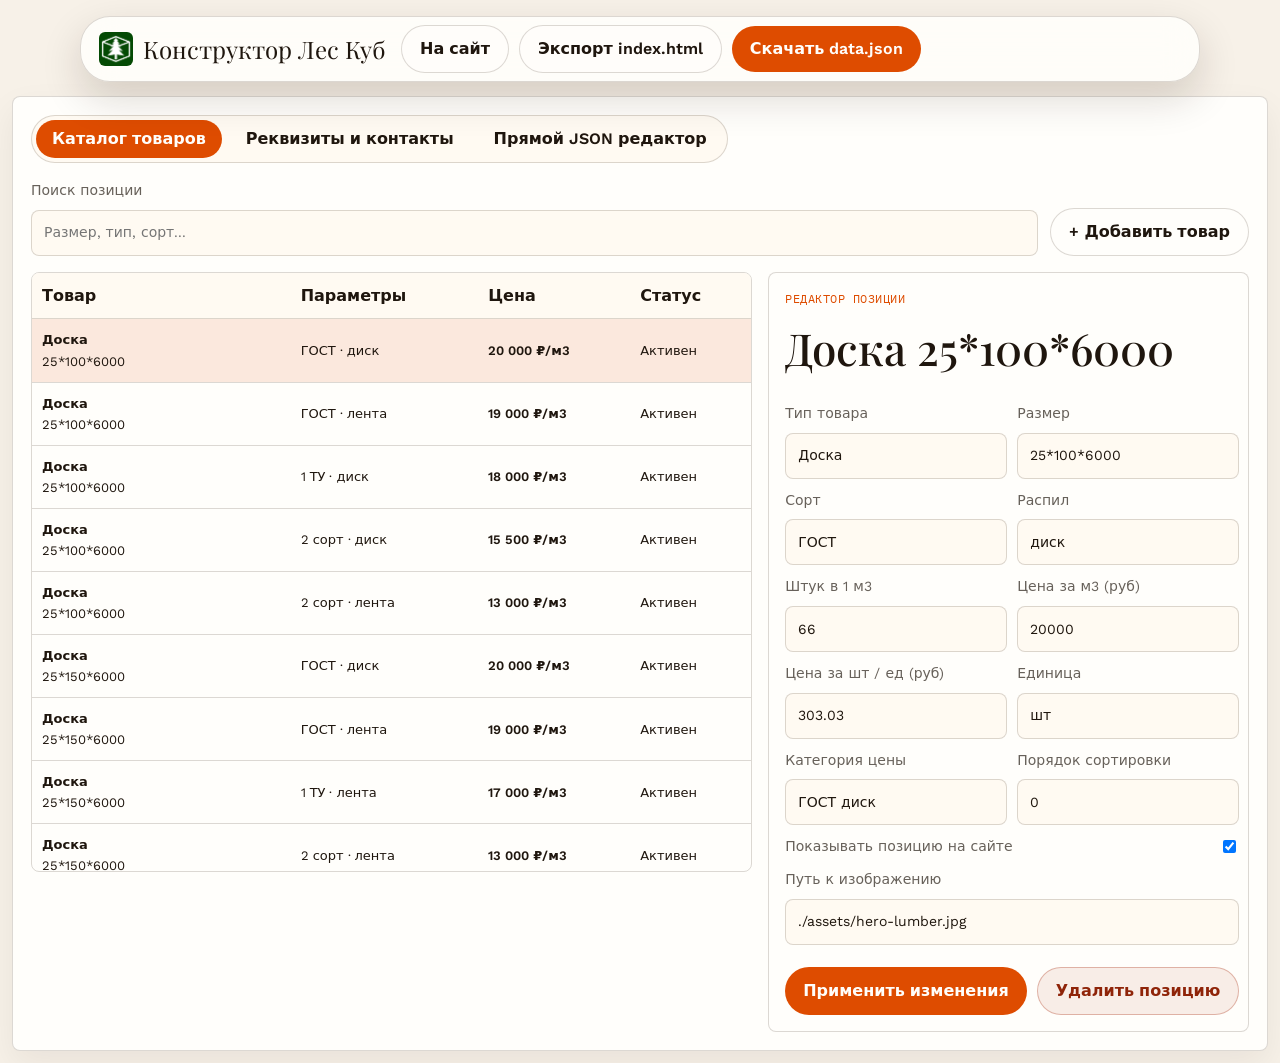
<file: builder.html>
<!doctype html>
<html lang="ru">

<head>
  <meta charset="UTF-8" />
  <meta name="viewport" content="width=device-width, initial-scale=1.0" />
  <title>Конструктор каталога | Лес Куб</title>
  <link rel="icon" type="image/png" href="./assets/logo.png" />
  <link rel="stylesheet" href="./styles.css" />
</head>

<body class="admin-body">
  <header class="site-header" aria-label="Навигация конструктора">
    <a class="brand brand-with-logo compact-brand" href="./index.html">
      <img class="site-logo" src="./assets/logo.png" alt="Лес Куб"
        style="aspect-ratio: 1; height: 34px; border-radius: 6px;" />
      <span>Конструктор Лес Куб</span>
    </a>
    <div class="admin-topbar-actions">
      <a class="button button-secondary" href="./index.html">На сайт</a>
      <button class="button button-secondary" type="button" id="downloadHtmlBtn"
        title="Создает index.html с предзагруженными товарами для Яндекса">Экспорт index.html</button>
      <button class="button button-primary" type="button" id="downloadJsonBtn">Скачать data.json</button>
    </div>
  </header>

  <main class="admin-shell">
    <div class="admin-panel" style="height: auto; min-height: 85vh;">
      <div class="admin-tabs">
        <button class="admin-tab is-active" data-tab="products">Каталог товаров</button>
        <button class="admin-tab" data-tab="company">Реквизиты и контакты</button>
        <button class="admin-tab" data-tab="json">Прямой JSON редактор</button>
      </div>

      <!-- Вкладка: Каталог товаров -->
      <section class="admin-view" id="view-products">
        <div class="admin-toolbar">
          <label style="flex: 1;">
            Поиск позиции
            <input type="search" id="productSearch" placeholder="Размер, тип, сорт..." />
          </label>
          <button class="button button-secondary" type="button" id="addNewProductBtn">+ Добавить товар</button>
        </div>

        <div class="admin-workspace">
          <div class="admin-table-wrap" style="max-height: 600px;">
            <table class="admin-table">
              <thead>
                <tr>
                  <th>Товар</th>
                  <th>Параметры</th>
                  <th>Цена</th>
                  <th>Статус</th>
                </tr>
              </thead>
              <tbody id="productsTableBody"></tbody>
            </table>
          </div>

          <form class="product-editor" id="productForm">
            <div>
              <p class="eyebrow">Редактор позиции</p>
              <h2 id="editorTitle">Выберите товар</h2>
            </div>
            <div class="admin-form-grid">
              <label>Тип товара<input name="type" required /></label>
              <label>Размер<input name="size" required /></label>
              <label>Сорт<input name="grade" /></label>
              <label>Распил<input name="saw" /></label>
              <label>Штук в 1 м3<input name="piecesPerM3" type="number" step="0.001" /></label>
              <label>Цена за м3 (руб)<input name="pricePerM3" type="number" step="0.01" /></label>
              <label>Цена за шт / ед (руб)<input name="pricePerPiece" type="number" step="0.01" /></label>
              <label>Единица<input name="unitLabel" placeholder="шт, лист, рулон" /></label>
              <label>Категория цены<input name="priceCategory" /></label>
              <label>Порядок сортировки<input name="sortOrder" type="number" step="1" /></label>
              <label class="toggle-row span-2">
                <span>Показывать позицию на сайте</span>
                <input name="isActive" type="checkbox" checked />
              </label>
              <label class="span-2">
                Путь к изображению
                <input name="image" placeholder="./assets/hero-lumber.jpg" />
              </label>
            </div>
            <div class="admin-actions">
              <button class="button button-primary" type="submit">Применить изменения</button>
              <button class="button button-danger" type="button" id="deleteProductBtn">Удалить позицию</button>
            </div>
          </form>
        </div>
      </section>

      <!-- Вкладка: Реквизиты и контакты -->
      <section class="admin-view hidden" id="view-company">
        <form class="product-editor" id="companyForm">
          <div>
            <p class="eyebrow">Настройки сайта</p>
            <h2>Контакты и реквизиты</h2>
            <p class="admin-note">Эти данные отображаются в шапке, футере, согласии и определяют Telegram для связи.</p>
          </div>
          <div class="admin-form-grid">
            <label>Название сайта<input name="name" /></label>
            <label>Telegram (Username или телефон без +)<input name="telegramUsername"
                placeholder="79649199993 или leskub_chat" /></label>
            <label>Юридическое наименование<input name="legalName" /></label>
            <label>Краткое юр. наименование<input name="shortLegalName" /></label>
            <label>ИНН<input name="inn" /></label>
            <label>ОГРНИП<input name="ogrnip" /></label>
            <label>Email<input name="email" /></label>
            <label>Режим работы<input name="workingHours" /></label>
            <label class="span-2">Фактический адрес (склад)<input name="address" /></label>
            <label class="span-2">Юридический адрес<input name="legalAddress" /></label>
            <label class="span-2">Телефоны (каждый с новой строки)<textarea name="phones" rows="3"></textarea></label>
          </div>
          <button class="button button-primary" type="submit" style="width: auto;">Сохранить контакты</button>
        </form>
      </section>

      <!-- Вкладка: JSON -->
      <section class="admin-view hidden" id="view-json">
        <div style="display: grid; gap: 12px;">
          <p class="admin-note">Вы можете вставить готовый JSON сюда или скопировать результат:</p>
          <textarea id="rawJsonTextarea"
            style="width: 100%; height: 450px; font-family: var(--font-mono); font-size: 13px;"></textarea>
          <div class="admin-actions">
            <button class="button button-primary" type="button" id="applyRawJsonBtn">Применить JSON</button>
            <button class="button button-secondary" type="button" id="copyJsonBtn">Скопировать в буфер</button>
          </div>
        </div>
      </section>
    </div>
  </main>

  <div class="toast-stack" id="toastStack"></div>

  <script>
    let DATA = {company: {}, products: []};
    let selectedId = null;

    const byId = (id) => document.getElementById(id);
    const money = (v) => new Intl.NumberFormat("ru-RU", {style: "currency", currency: "RUB", maximumFractionDigits: 0}).format(v || 0);

    function toast(text) {
      const stack = byId("toastStack");
      const t = document.createElement("div");
      t.className = "toast success";
      t.textContent = text;
      stack.appendChild(t);
      setTimeout(() => t.remove(), 3500);
    }

    async function init() {
      try {
        const res = await fetch("./data.json");
        if (res.ok) DATA = await res.json();
      } catch (e) {
        console.warn("Could not fetch data.json", e);
      }
      selectedId = DATA.products[0]?.id || null;
      renderTabs();
      renderProductsTable();
      renderEditor();
      renderCompanyForm();
      updateRawJson();
    }

    function renderTabs() {
      document.querySelectorAll("[data-tab]").forEach((btn) => {
        btn.addEventListener("click", () => {
          document.querySelectorAll("[data-tab]").forEach((b) => b.classList.remove("is-active"));
          document.querySelectorAll(".admin-view").forEach((v) => v.classList.add("hidden"));
          btn.classList.add("is-active");
          byId(`view-${btn.dataset.tab}`).classList.remove("hidden");
          if (btn.dataset.tab === "json") updateRawJson();
        });
      });
    }

    function renderProductsTable() {
      const q = (byId("productSearch").value || "").toLowerCase();
      const filtered = DATA.products.filter(p => [p.type, p.size, p.grade, p.saw].join(" ").toLowerCase().includes(q));
      byId("productsTableBody").innerHTML = filtered.map(p => `
          <tr data-id="${p.id}" class="${p.id === selectedId ? "is-selected" : ""}">
            <td><strong>${p.type}</strong><span>${p.size}</span></td>
            <td><span>${[p.grade, p.saw].filter(Boolean).join(" · ") || "стандарт"}</span></td>
            <td><strong>${p.pricePerM3 ? `${money(p.pricePerM3)}/м3` : money(p.pricePerPiece)}</strong></td>
            <td><span>${p.isActive ? "Активен" : "Скрыт"}</span></td>
          </tr>
        `).join("");
    }

    function renderEditor() {
      const p = DATA.products.find(item => item.id === selectedId);
      const form = byId("productForm");
      if (!p) {
        byId("editorTitle").textContent = "Выберите позицию";
        return;
      }
      byId("editorTitle").textContent = `${p.type} ${p.size}`.trim();
      form.elements["type"].value = p.type || "";
      form.elements["size"].value = p.size || "";
      form.elements["grade"].value = p.grade || "";
      form.elements["saw"].value = p.saw || "";
      form.elements["piecesPerM3"].value = p.piecesPerM3 ?? "";
      form.elements["pricePerM3"].value = p.pricePerM3 ?? "";
      form.elements["pricePerPiece"].value = p.pricePerPiece ?? "";
      form.elements["unitLabel"].value = p.unitLabel || "шт";
      form.elements["priceCategory"].value = p.priceCategory || "";
      form.elements["sortOrder"].value = p.sortOrder ?? 0;
      form.elements["isActive"].checked = p.isActive !== false;
      form.elements["image"].value = p.image || "./assets/hero-lumber.jpg";
    }

    byId("productsTableBody").addEventListener("click", (e) => {
      const row = e.target.closest("[data-id]");
      if (!row) return;
      selectedId = row.dataset.id;
      renderProductsTable();
      renderEditor();
    });

    byId("productSearch").addEventListener("input", renderProductsTable);

    byId("productForm").addEventListener("submit", (e) => {
      e.preventDefault();
      const p = DATA.products.find(item => item.id === selectedId);
      if (!p) return;
      const form = e.target;
      p.type = form.elements["type"].value.trim();
      p.size = form.elements["size"].value.trim();
      p.grade = form.elements["grade"].value.trim();
      p.saw = form.elements["saw"].value.trim();
      p.piecesPerM3 = form.elements["piecesPerM3"].value === "" ? 1 : Number(form.elements["piecesPerM3"].value);
      p.pricePerM3 = form.elements["pricePerM3"].value === "" ? null : Number(form.elements["pricePerM3"].value);
      p.pricePerPiece = form.elements["pricePerPiece"].value === "" ? null : Number(form.elements["pricePerPiece"].value);
      p.unitLabel = form.elements["unitLabel"].value.trim() || "шт";
      p.priceCategory = form.elements["priceCategory"].value.trim() || [p.grade, p.saw].filter(Boolean).join(" ") || "стандарт";
      p.sortOrder = Number(form.elements["sortOrder"].value || 0);
      p.isActive = form.elements["isActive"].checked;
      p.image = form.elements["image"].value.trim() || "./assets/hero-lumber.jpg";
      renderProductsTable();
      toast("Позиция обновлена!");
    });

    byId("addNewProductBtn").addEventListener("click", () => {
      const newProduct = {
        id: `p_${Date.now()}`,
        type: "Новый товар",
        size: "25*100*6000",
        grade: "ГОСТ",
        saw: "диск",
        piecesPerM3: 66,
        pricePerM3: 20000,
        pricePerPiece: 300,
        unitLabel: "шт",
        priceCategory: "ГОСТ диск",
        image: "./assets/hero-lumber.jpg",
        isActive: true,
        sortOrder: DATA.products.length
      };
      DATA.products.unshift(newProduct);
      selectedId = newProduct.id;
      renderProductsTable();
      renderEditor();
      toast("Товар добавлен");
    });

    byId("deleteProductBtn").addEventListener("click", () => {
      if (!selectedId) return;
      if (!confirm("Удалить выбранную позицию?")) return;
      DATA.products = DATA.products.filter(item => item.id !== selectedId);
      selectedId = DATA.products[0]?.id || null;
      renderProductsTable();
      renderEditor();
      toast("Позиция удалена");
    });

    function renderCompanyForm() {
      const f = byId("companyForm");
      const c = DATA.company || {};
      f.elements["name"].value = c.name || "";
      f.elements["telegramUsername"].value = c.telegramUsername || "leskub_shop";
      f.elements["legalName"].value = c.legalName || "";
      f.elements["shortLegalName"].value = c.shortLegalName || "";
      f.elements["inn"].value = c.inn || "";
      f.elements["ogrnip"].value = c.ogrnip || "";
      f.elements["email"].value = c.email || "";
      f.elements["workingHours"].value = c.workingHours || "";
      f.elements["address"].value = c.address || "";
      f.elements["legalAddress"].value = c.legalAddress || "";
      f.elements["phones"].value = (c.phones || []).map(p => p.label).join("\n");
    }

    byId("companyForm").addEventListener("submit", (e) => {
      e.preventDefault();
      const f = e.target;
      DATA.company = DATA.company || {};
      DATA.company.name = f.elements["name"].value.trim();
      DATA.company.telegramUsername = f.elements["telegramUsername"].value.trim();
      DATA.company.legalName = f.elements["legalName"].value.trim();
      DATA.company.shortLegalName = f.elements["shortLegalName"].value.trim();
      DATA.company.inn = f.elements["inn"].value.trim();
      DATA.company.ogrnip = f.elements["ogrnip"].value.trim();
      DATA.company.email = f.elements["email"].value.trim();
      DATA.company.workingHours = f.elements["workingHours"].value.trim();
      DATA.company.address = f.elements["address"].value.trim();
      DATA.company.legalAddress = f.elements["legalAddress"].value.trim();
      DATA.company.phones = f.elements["phones"].value
        .split("\n")
        .map(p => p.trim())
        .filter(Boolean)
        .map(label => ({label, href: `tel:+${label.replace(/\D/g, "")}`}));
      toast("Контакты сохранены!");
    });

    function updateRawJson() {
      byId("rawJsonTextarea").value = JSON.stringify(DATA, null, 2);
    }

    byId("applyRawJsonBtn").addEventListener("click", () => {
      try {
        DATA = JSON.parse(byId("rawJsonTextarea").value);
        selectedId = DATA.products[0]?.id || null;
        renderProductsTable();
        renderEditor();
        renderCompanyForm();
        toast("JSON успешно загружен!");
      } catch (e) {
        alert("Ошибка в формате JSON: " + e.message);
      }
    });

    byId("copyJsonBtn").addEventListener("click", () => {
      updateRawJson();
      navigator.clipboard.writeText(byId("rawJsonTextarea").value);
      toast("JSON скопирован в буфер");
    });

    byId("downloadJsonBtn").addEventListener("click", () => {
      updateRawJson();
      const blob = new Blob([JSON.stringify(DATA, null, 2)], {type: "application/json"});
      const url = URL.createObjectURL(blob);
      const a = document.createElement("a");
      a.href = url;
      a.download = "data.json";
      a.click();
      URL.revokeObjectURL(url);
      toast("Файл data.json скачан!");
    });

    // Автоматический экспорт index.html с предрендером для поисковиков
    byId("downloadHtmlBtn").addEventListener("click", async () => {
      try {
        const res = await fetch("./index.html");
        let html = await res.text();

        // Генерируем HTML карточки
        const activeProducts = (DATA.products || []).filter(p => p.isActive !== false);
        const cardsHtml = activeProducts.map(p => {
          const hasVol = ["Доска", "Брус", "Брусок"].includes(p.type) && p.piecesPerM3 > 1;
          const pricePiece = p.pricePerPiece ? `${Math.round(p.pricePerPiece).toLocaleString("ru-RU")} ₽` : p.unitLabel;
          const priceM3 = hasVol ? `${Math.round(p.pricePerM3 || 0).toLocaleString("ru-RU")} ₽` : `${Math.round(p.pricePerPiece || 0).toLocaleString("ru-RU")} ₽`;
          return `
              <article class="product-card">
                <div class="product-image" style="--product-image: url('${p.image || "./assets/hero-lumber.jpg"}')"><span class="product-type-badge">${p.type}</span></div>
                <div class="product-body">
                  <div>
                    <div class="product-meta">
                      ${p.grade ? `<span class="tag">${p.grade}</span>` : ""}
                      ${p.saw ? `<span class="tag">${p.saw}</span>` : ""}
                      <span class="tag">${p.priceCategory || "стандарт"}</span>
                    </div>
                    <h3>${p.type} ${p.size}</h3><p>${hasVol ? `${Math.round(p.piecesPerM3)} шт в 1 м3` : `Единица: ${p.unitLabel || "шт"}`}</p>
                  </div>
                  <div class="price-row">
                    <div class="price-box"><span>${hasVol ? "Цена за м3" : "Цена"}</span><strong>${priceM3}</strong></div>
                    <div class="price-box"><span>${hasVol ? "Цена за штуку" : "Формат"}</span><strong>${pricePiece}</strong></div>
                  </div>
                  <button class="button button-primary" type="button" data-add-product="${p.id}">Добавить в расчет</button>
                </div>
              </article>`;
        }).join("\n");

        // Вставляем сгенерированные карточки в контейнер #productGrid
        html = html.replace(/<div class="product-grid[^"]*" id="productGrid" aria-live="polite">[\s\S]*?<\/div>/, `<div class="product-grid is-collapsed" id="productGrid" aria-live="polite">\n${cardsHtml}\n              </div>`);

        const blob = new Blob([html], {type: "text/html"});
        const url = URL.createObjectURL(blob);
        const a = document.createElement("a");
        a.href = url;
        a.download = "index.html";
        a.click();
        URL.revokeObjectURL(url);
        toast("Готовый index.html скачан!");
      } catch (e) {
        alert("Не удалось загрузить исходный шаблон: " + e.message);
      }
    });

    init();
  </script>
</body>

</html>
</file>
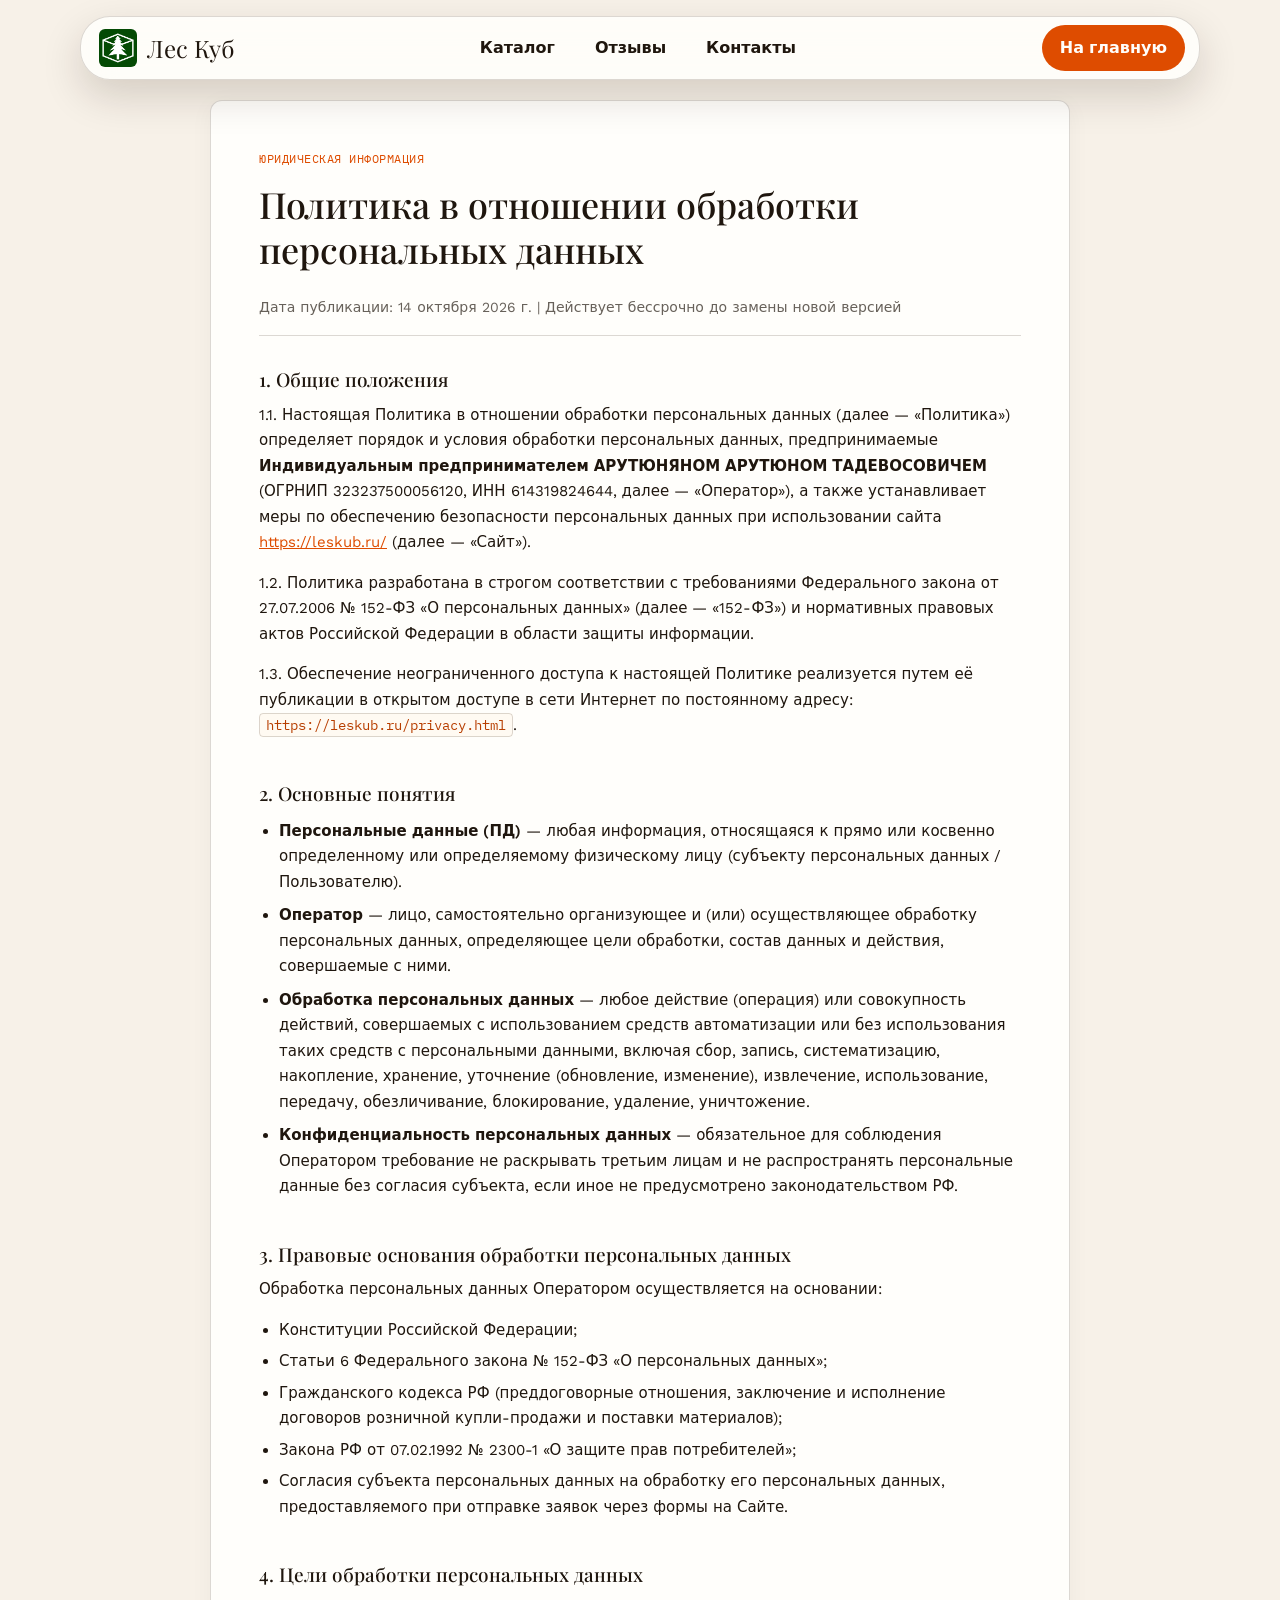
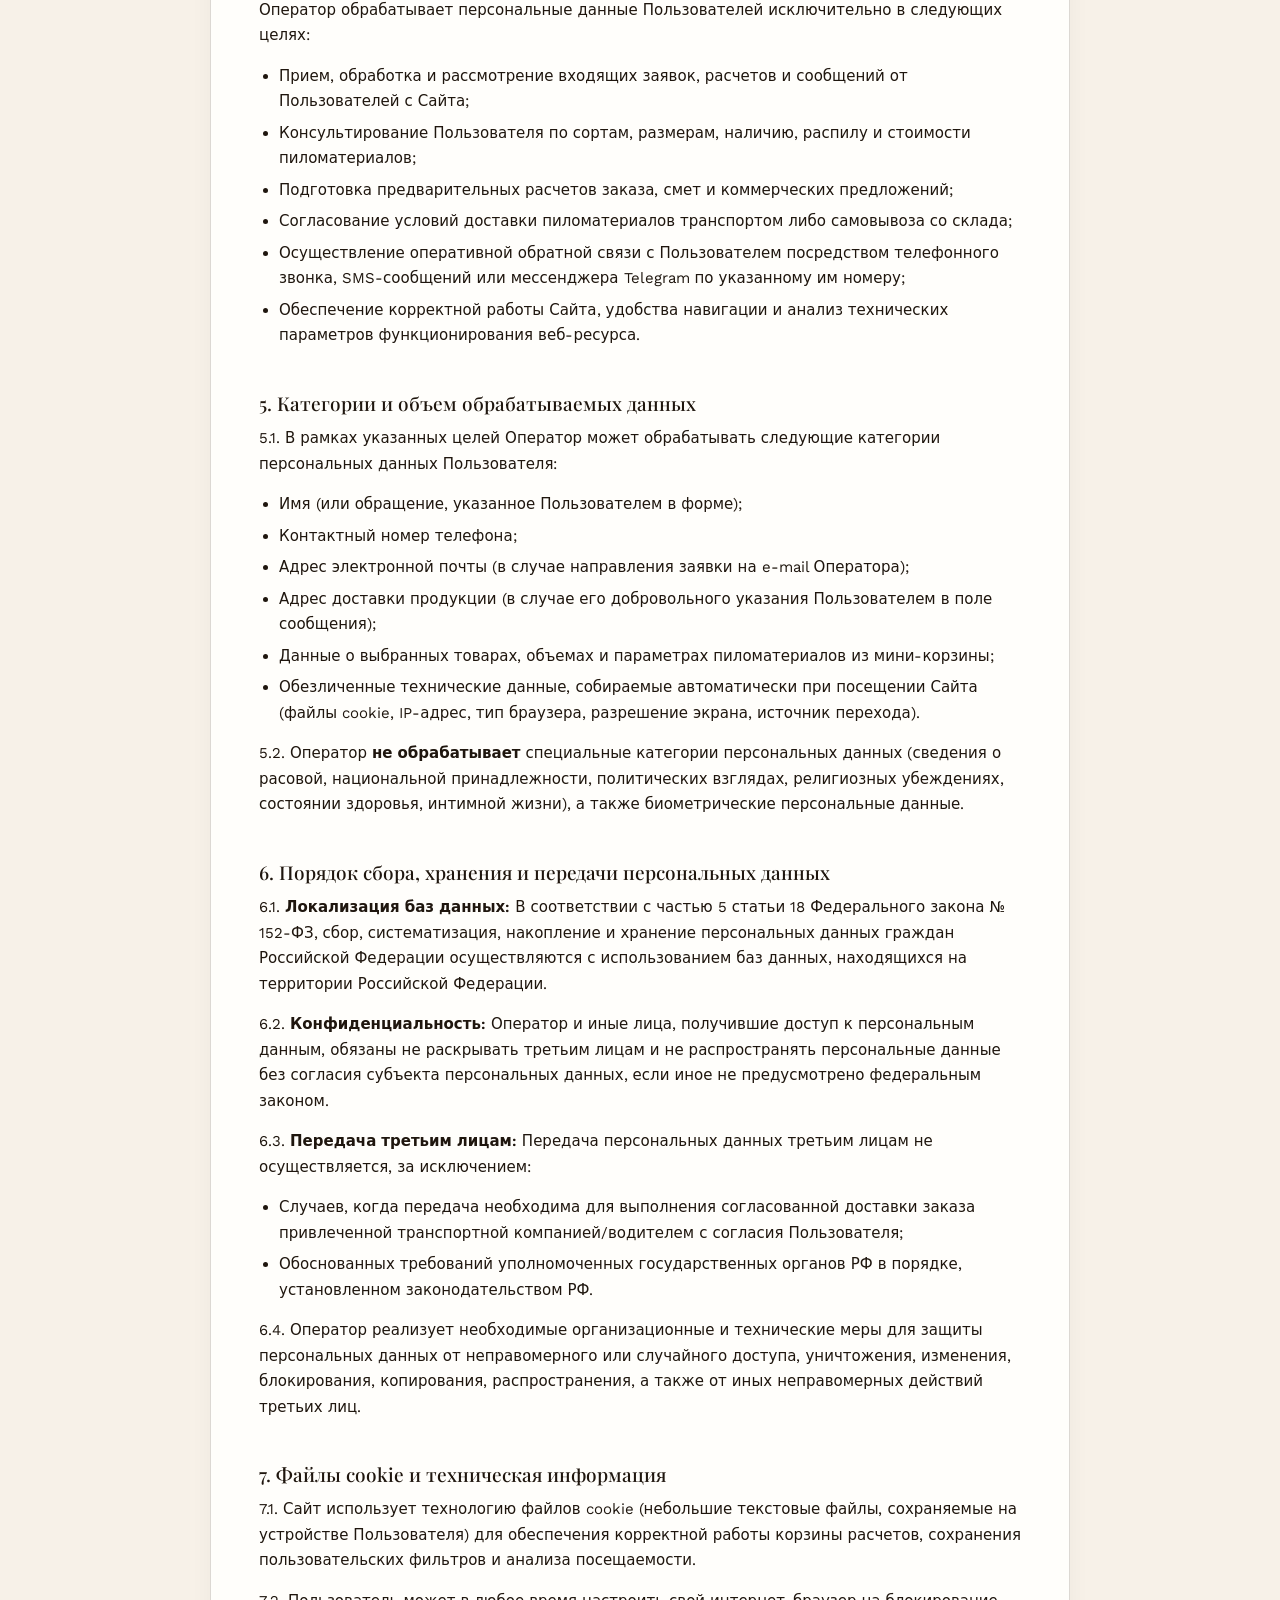
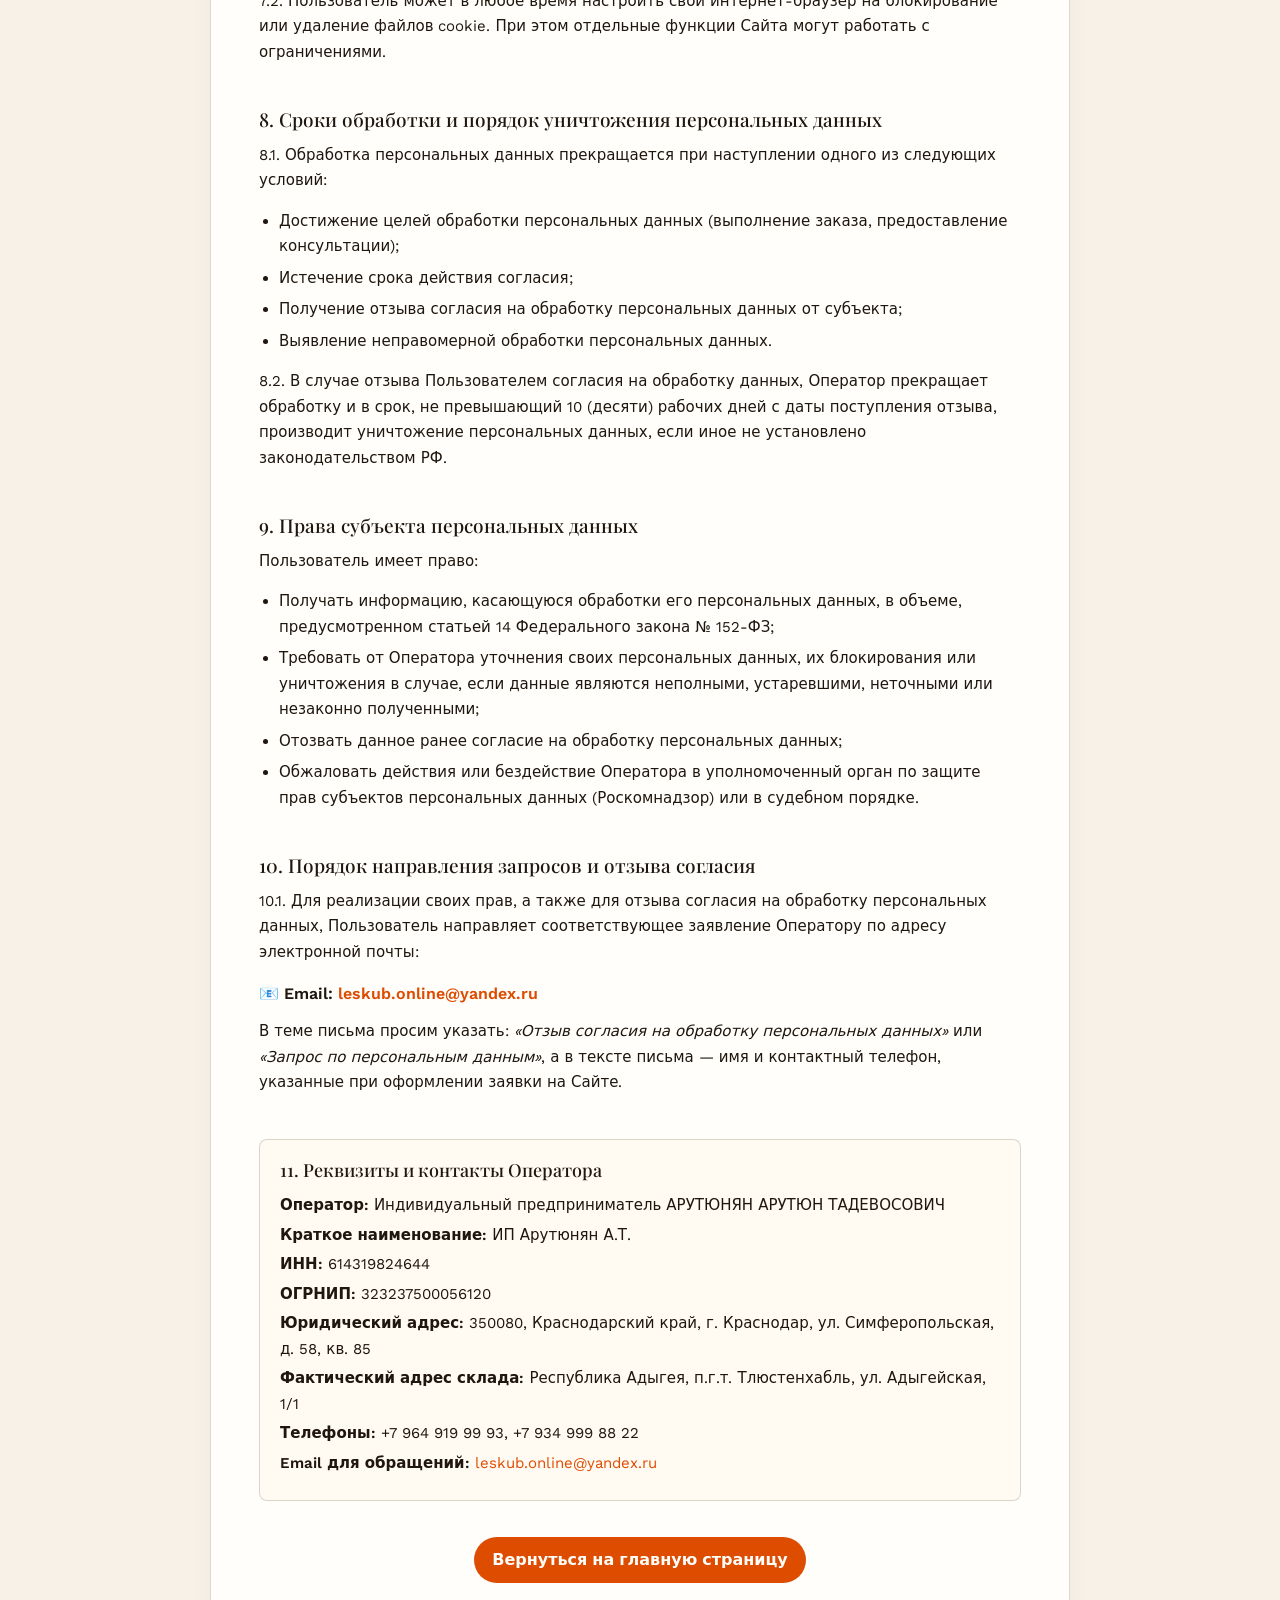
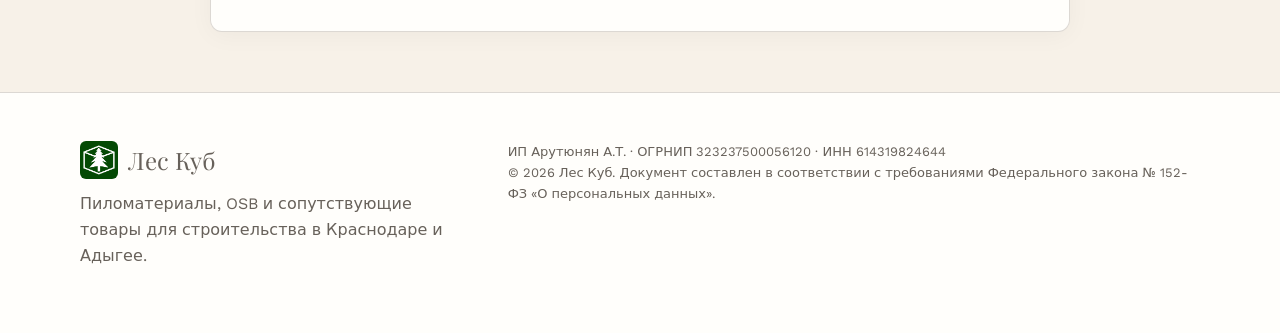
<file: privacy.html>
<!doctype html>
<html lang="ru">

<head>
  <meta charset="UTF-8" />
  <meta name="viewport" content="width=device-width, initial-scale=1.0" />
  <title>Политика обработки персональных данных | Лес Куб</title>
  <meta name="description"
    content="Политика в отношении обработки персональных данных ИП Арутюнян А.Т. (Лес Куб) в соответствии с Федеральным законом № 152-ФЗ." />
  <link rel="canonical" href="https://leskub.ru/privacy.html" />
  <meta name="robots" content="index, follow" />
  <link rel="icon" type="image/png" href="./assets/logo.png" />
  <link rel="stylesheet" href="./styles.css" />
</head>

<body>
  <header class="site-header" aria-label="Основная навигация">
    <a class="brand brand-with-logo" href="./index.html">
      <img class="site-logo" src="./assets/logo.png" alt="Лес Куб"
        style="aspect-ratio: 1; height: 38px; border-radius: 6px;" />
      <span>Лес Куб</span>
    </a>
    <nav class="main-nav" aria-label="Разделы сайта">
      <a href="./index.html#catalog">Каталог</a>
      <a href="./index.html#reviews">Отзывы</a>
      <a href="./index.html#contacts">Контакты</a>
    </nav>
    <div class="header-tools">
      <a class="button button-primary header-action" href="./index.html">
        На главную
      </a>
    </div>
  </header>

  <main style="padding-top: 100px; padding-bottom: 60px;">
    <article class="section-inner" style="max-width: 860px; margin: 0 auto; background: var(--surface); border: 1px solid var(--border); border-radius: 12px; padding: clamp(20px, 4vw, 48px); box-shadow: 0 4px 24px rgba(0,0,0,0.04);">
      <p class="eyebrow">Юридическая информация</p>
      <h1 style="color: var(--text); font-family: var(--font-display); font-size: clamp(24px, 3.5vw, 36px); line-height: 1.25; margin-top: 8px; margin-bottom: 24px;">
        Политика в отношении обработки персональных данных
      </h1>
      <p style="color: var(--muted); font-size: 14px; margin-bottom: 32px; border-bottom: 1px solid var(--border); padding-bottom: 16px;">
        Дата публикации: 14 октября 2026 г. | Действует бессрочно до замены новой версией
      </p>

      <section style="display: grid; gap: 28px; line-height: 1.7; font-size: 15px;">
        <div>
          <h2 style="font-size: 19px; margin-bottom: 12px; color: var(--text);">1. Общие положения</h2>
          <p>
            1.1. Настоящая Политика в отношении обработки персональных данных (далее — «Политика») определяет порядок и условия обработки персональных данных, предпринимаемые <strong>Индивидуальным предпринимателем АРУТЮНЯНОМ АРУТЮНОМ ТАДЕВОСОВИЧЕМ</strong> (ОГРНИП 323237500056120, ИНН 614319824644, далее — «Оператор»), а также устанавливает меры по обеспечению безопасности персональных данных при использовании сайта <a href="https://leskub.ru/" style="color: var(--accent); text-decoration: underline;">https://leskub.ru/</a> (далее — «Сайт»).
          </p>
          <p style="margin-top: 10px;">
            1.2. Политика разработана в строгом соответствии с требованиями Федерального закона от 27.07.2006 № 152-ФЗ «О персональных данных» (далее — «152-ФЗ») и нормативных правовых актов Российской Федерации в области защиты информации.
          </p>
          <p style="margin-top: 10px;">
            1.3. Обеспечение неограниченного доступа к настоящей Политике реализуется путем её публикации в открытом доступе в сети Интернет по постоянному адресу: <code>https://leskub.ru/privacy.html</code>.
          </p>
        </div>

        <div>
          <h2 style="font-size: 19px; margin-bottom: 12px; color: var(--text);">2. Основные понятия</h2>
          <ul style="padding-left: 20px; display: grid; gap: 8px;">
            <li><strong>Персональные данные (ПД)</strong> — любая информация, относящаяся к прямо или косвенно определенному или определяемому физическому лицу (субъекту персональных данных / Пользователю).</li>
            <li><strong>Оператор</strong> — лицо, самостоятельно организующее и (или) осуществляющее обработку персональных данных, определяющее цели обработки, состав данных и действия, совершаемые с ними.</li>
            <li><strong>Обработка персональных данных</strong> — любое действие (операция) или совокупность действий, совершаемых с использованием средств автоматизации или без использования таких средств с персональными данными, включая сбор, запись, систематизацию, накопление, хранение, уточнение (обновление, изменение), извлечение, использование, передачу, обезличивание, блокирование, удаление, уничтожение.</li>
            <li><strong>Конфиденциальность персональных данных</strong> — обязательное для соблюдения Оператором требование не раскрывать третьим лицам и не распространять персональные данные без согласия субъекта, если иное не предусмотрено законодательством РФ.</li>
          </ul>
        </div>

        <div>
          <h2 style="font-size: 19px; margin-bottom: 12px; color: var(--text);">3. Правовые основания обработки персональных данных</h2>
          <p>
            Обработка персональных данных Оператором осуществляется на основании:
          </p>
          <ul style="padding-left: 20px; display: grid; gap: 6px; margin-top: 8px;">
            <li>Конституции Российской Федерации;</li>
            <li>Статьи 6 Федерального закона № 152-ФЗ «О персональных данных»;</li>
            <li>Гражданского кодекса РФ (преддоговорные отношения, заключение и исполнение договоров розничной купли-продажи и поставки материалов);</li>
            <li>Закона РФ от 07.02.1992 № 2300-1 «О защите прав потребителей»;</li>
            <li>Согласия субъекта персональных данных на обработку его персональных данных, предоставляемого при отправке заявок через формы на Сайте.</li>
          </ul>
        </div>

        <div>
          <h2 style="font-size: 19px; margin-bottom: 12px; color: var(--text);">4. Цели обработки персональных данных</h2>
          <p>
            Оператор обрабатывает персональные данные Пользователей исключительно в следующих целях:
          </p>
          <ul style="padding-left: 20px; display: grid; gap: 6px; margin-top: 8px;">
            <li>Прием, обработка и рассмотрение входящих заявок, расчетов и сообщений от Пользователей с Сайта;</li>
            <li>Консультирование Пользователя по сортам, размерам, наличию, распилу и стоимости пиломатериалов;</li>
            <li>Подготовка предварительных расчетов заказа, смет и коммерческих предложений;</li>
            <li>Согласование условий доставки пиломатериалов транспортом либо самовывоза со склада;</li>
            <li>Осуществление оперативной обратной связи с Пользователем посредством телефонного звонка, SMS-сообщений или мессенджера Telegram по указанному им номеру;</li>
            <li>Обеспечение корректной работы Сайта, удобства навигации и анализ технических параметров функционирования веб-ресурса.</li>
          </ul>
        </div>

        <div>
          <h2 style="font-size: 19px; margin-bottom: 12px; color: var(--text);">5. Категории и объем обрабатываемых данных</h2>
          <p>
            5.1. В рамках указанных целей Оператор может обрабатывать следующие категории персональных данных Пользователя:
          </p>
          <ul style="padding-left: 20px; display: grid; gap: 6px; margin-top: 8px;">
            <li>Имя (или обращение, указанное Пользователем в форме);</li>
            <li>Контактный номер телефона;</li>
            <li>Адрес электронной почты (в случае направления заявки на e-mail Оператора);</li>
            <li>Адрес доставки продукции (в случае его добровольного указания Пользователем в поле сообщения);</li>
            <li>Данные о выбранных товарах, объемах и параметрах пиломатериалов из мини-корзины;</li>
            <li>Обезличенные технические данные, собираемые автоматически при посещении Сайта (файлы cookie, IP-адрес, тип браузера, разрешение экрана, источник перехода).</li>
          </ul>
          <p style="margin-top: 10px;">
            5.2. Оператор <strong>не обрабатывает</strong> специальные категории персональных данных (сведения о расовой, национальной принадлежности, политических взглядах, религиозных убеждениях, состоянии здоровья, интимной жизни), а также биометрические персональные данные.
          </p>
        </div>

        <div>
          <h2 style="font-size: 19px; margin-bottom: 12px; color: var(--text);">6. Порядок сбора, хранения и передачи персональных данных</h2>
          <p>
            6.1. <strong>Локализация баз данных:</strong> В соответствии с частью 5 статьи 18 Федерального закона № 152-ФЗ, сбор, систематизация, накопление и хранение персональных данных граждан Российской Федерации осуществляются с использованием баз данных, находящихся на территории Российской Федерации.
          </p>
          <p style="margin-top: 10px;">
            6.2. <strong>Конфиденциальность:</strong> Оператор и иные лица, получившие доступ к персональным данным, обязаны не раскрывать третьим лицам и не распространять персональные данные без согласия субъекта персональных данных, если иное не предусмотрено федеральным законом.
          </p>
          <p style="margin-top: 10px;">
            6.3. <strong>Передача третьим лицам:</strong> Передача персональных данных третьим лицам не осуществляется, за исключением:
          </p>
          <ul style="padding-left: 20px; display: grid; gap: 6px; margin-top: 6px;">
            <li>Случаев, когда передача необходима для выполнения согласованной доставки заказа привлеченной транспортной компанией/водителем с согласия Пользователя;</li>
            <li>Обоснованных требований уполномоченных государственных органов РФ в порядке, установленном законодательством РФ.</li>
          </ul>
          <p style="margin-top: 10px;">
            6.4. Оператор реализует необходимые организационные и технические меры для защиты персональных данных от неправомерного или случайного доступа, уничтожения, изменения, блокирования, копирования, распространения, а также от иных неправомерных действий третьих лиц.
          </p>
        </div>

        <div>
          <h2 style="font-size: 19px; margin-bottom: 12px; color: var(--text);">7. Файлы cookie и техническая информация</h2>
          <p>
            7.1. Сайт использует технологию файлов cookie (небольшие текстовые файлы, сохраняемые на устройстве Пользователя) для обеспечения корректной работы корзины расчетов, сохранения пользовательских фильтров и анализа посещаемости.
          </p>
          <p style="margin-top: 10px;">
            7.2. Пользователь может в любое время настроить свой интернет-браузер на блокирование или удаление файлов cookie. При этом отдельные функции Сайта могут работать с ограничениями.
          </p>
        </div>

        <div>
          <h2 style="font-size: 19px; margin-bottom: 12px; color: var(--text);">8. Сроки обработки и порядок уничтожения персональных данных</h2>
          <p>
            8.1. Обработка персональных данных прекращается при наступлении одного из следующих условий:
          </p>
          <ul style="padding-left: 20px; display: grid; gap: 6px; margin-top: 6px;">
            <li>Достижение целей обработки персональных данных (выполнение заказа, предоставление консультации);</li>
            <li>Истечение срока действия согласия;</li>
            <li>Получение отзыва согласия на обработку персональных данных от субъекта;</li>
            <li>Выявление неправомерной обработки персональных данных.</li>
          </ul>
          <p style="margin-top: 10px;">
            8.2. В случае отзыва Пользователем согласия на обработку данных, Оператор прекращает обработку и в срок, не превышающий 10 (десяти) рабочих дней с даты поступления отзыва, производит уничтожение персональных данных, если иное не установлено законодательством РФ.
          </p>
        </div>

        <div>
          <h2 style="font-size: 19px; margin-bottom: 12px; color: var(--text);">9. Права субъекта персональных данных</h2>
          <p>
            Пользователь имеет право:
          </p>
          <ul style="padding-left: 20px; display: grid; gap: 6px; margin-top: 8px;">
            <li>Получать информацию, касающуюся обработки его персональных данных, в объеме, предусмотренном статьей 14 Федерального закона № 152-ФЗ;</li>
            <li>Требовать от Оператора уточнения своих персональных данных, их блокирования или уничтожения в случае, если данные являются неполными, устаревшими, неточными или незаконно полученными;</li>
            <li>Отозвать данное ранее согласие на обработку персональных данных;</li>
            <li>Обжаловать действия или бездействие Оператора в уполномоченный орган по защите прав субъектов персональных данных (Роскомнадзор) или в судебном порядке.</li>
          </ul>
        </div>

        <div>
          <h2 style="font-size: 19px; margin-bottom: 12px; color: var(--text);">10. Порядок направления запросов и отзыва согласия</h2>
          <p>
            10.1. Для реализации своих прав, а также для отзыва согласия на обработку персональных данных, Пользователь направляет соответствующее заявление Оператору по адресу электронной почты:
          </p>
          <p style="margin: 12px 0; font-size: 16px;">
            📧 <strong>Email:</strong> <a href="mailto:leskub.online@yandex.ru" style="color: var(--accent); font-weight: 600;">leskub.online@yandex.ru</a>
          </p>
          <p>
            В теме письма просим указать: <em>«Отзыв согласия на обработку персональных данных»</em> или <em>«Запрос по персональным данным»</em>, а в тексте письма — имя и контактный телефон, указанные при оформлении заявки на Сайте.
          </p>
        </div>

        <div style="background: var(--bg-soft); border: 1px solid var(--border); border-radius: 8px; padding: 20px;">
          <h2 style="font-size: 18px; margin-bottom: 12px; color: var(--text);">11. Реквизиты и контакты Оператора</h2>
          <p style="margin: 4px 0;"><strong>Оператор:</strong> Индивидуальный предприниматель АРУТЮНЯН АРУТЮН ТАДЕВОСОВИЧ</p>
          <p style="margin: 4px 0;"><strong>Краткое наименование:</strong> ИП Арутюнян А.Т.</p>
          <p style="margin: 4px 0;"><strong>ИНН:</strong> 614319824644</p>
          <p style="margin: 4px 0;"><strong>ОГРНИП:</strong> 323237500056120</p>
          <p style="margin: 4px 0;"><strong>Юридический адрес:</strong> 350080, Краснодарский край, г. Краснодар, ул. Симферопольская, д. 58, кв. 85</p>
          <p style="margin: 4px 0;"><strong>Фактический адрес склада:</strong> Республика Адыгея, п.г.т. Тлюстенхабль, ул. Адыгейская, 1/1</p>
          <p style="margin: 4px 0;"><strong>Телефоны:</strong> <a href="tel:+79649199993" style="color: var(--text);">+7 964 919 99 93</a>, <a href="tel:+79349998822" style="color: var(--text);">+7 934 999 88 22</a></p>
          <p style="margin: 4px 0;"><strong>Email для обращений:</strong> <a href="mailto:leskub.online@yandex.ru" style="color: var(--accent);">leskub.online@yandex.ru</a></p>
        </div>
      </section>

      <div style="margin-top: 36px; text-align: center;">
        <a class="button button-primary" href="./index.html">Вернуться на главную страницу</a>
      </div>
    </article>
  </main>

  <footer class="site-footer">
    <div class="footer-inner">
      <div class="footer-about">
        <a class="brand brand-with-logo" href="./index.html" style="display: flex; align-items: center">
          <img class="site-logo" src="./assets/logo.png" alt="Лес Куб"
            style="aspect-ratio: 1; height: 38px; border-radius: 6px;" />
          <span>Лес Куб</span>
        </a>
        <p>Пиломатериалы, OSB и сопутствующие товары для строительства в Краснодаре и Адыгее.</p>
      </div>
      <div class="footer-legal">
        <p style="font-size: 13px; color: var(--muted); margin: 0;">
          ИП Арутюнян А.Т. · ОГРНИП 323237500056120 · ИНН 614319824644<br>
          © 2026 Лес Куб. Документ составлен в соответствии с требованиями Федерального закона № 152-ФЗ «О персональных данных».
        </p>
      </div>
    </div>
  </footer>
</body>

</html>
</file>
<file: styles.css>
/* Локальные шрифты (без передачи данных в сторонние сервисы по 152-ФЗ) */
@font-face {
  font-family: 'Playfair Display';
  font-style: normal;
  font-weight: 400 700;
  font-display: swap;
  src: url('./assets/fonts/playfair-display-cyrillic.woff2') format('woff2');
  unicode-range: U+0301, U+0400-045F, U+0490-0491, U+04B0-04B1, U+2116;
}
@font-face {
  font-family: 'Playfair Display';
  font-style: normal;
  font-weight: 400 700;
  font-display: swap;
  src: url('./assets/fonts/playfair-display-latin.woff2') format('woff2');
  unicode-range: U+0000-00FF, U+0131, U+0152-0153, U+02BB-02BC, U+02C6, U+02DA, U+02DC, U+0304, U+0308, U+0329, U+2000-206F, U+20AC, U+2122, U+2191, U+2193, U+2212, U+2215, U+FEFF, U+FFFD;
}
@font-face {
  font-family: 'IBM Plex Mono';
  font-style: normal;
  font-weight: 400;
  font-display: swap;
  src: url('./assets/fonts/ibm-plex-mono-cyrillic.woff2') format('woff2');
  unicode-range: U+0301, U+0400-045F, U+0490-0491, U+04B0-04B1, U+2116;
}
@font-face {
  font-family: 'IBM Plex Mono';
  font-style: normal;
  font-weight: 400;
  font-display: swap;
  src: url('./assets/fonts/ibm-plex-mono-latin.woff2') format('woff2');
  unicode-range: U+0000-00FF, U+0131, U+0152-0153, U+02BB-02BC, U+02C6, U+02DA, U+02DC, U+0304, U+0308, U+0329, U+2000-206F, U+20AC, U+2122, U+2191, U+2193, U+2212, U+2215, U+FEFF, U+FFFD;
}
@font-face {
  font-family: 'Work Sans';
  font-style: normal;
  font-weight: 400 600;
  font-display: swap;
  src: url('./assets/fonts/work-sans-latin.woff2') format('woff2');
  unicode-range: U+0000-00FF, U+0131, U+0152-0153, U+02BB-02BC, U+02C6, U+02DA, U+02DC, U+0304, U+0308, U+0329, U+2000-206F, U+20AC, U+2122, U+2191, U+2193, U+2212, U+2215, U+FEFF, U+FFFD;
}

:root {
  --font-display: "Playfair Display", Georgia, serif;
  --font-mono: "IBM Plex Mono", ui-monospace, monospace;
  --font-body: "Work Sans", ui-sans-serif, system-ui, -apple-system, BlinkMacSystemFont, "Segoe UI", Roboto, Arial, sans-serif;
  --accent: #de4c00;
  --accent-strong: #b73e00;
  --radius: 8px;
  --radius-pill: 9999px;
  --bg: #f7f1e8;
  --bg-soft: #fffaf2;
  --surface: #fffefb;
  --text: #1f160e;
  --muted: rgba(31, 22, 14, 0.68);
  --border: rgba(39, 21, 3, 0.16);
  --header: rgba(255, 254, 251, 0.88);
  --shadow: rgba(39, 21, 3, 0.16);
  --hero-overlay: linear-gradient(90deg, rgba(31, 22, 14, 0.64), rgba(31, 22, 14, 0.1));
  --hero-fade: linear-gradient(180deg, rgba(0, 0, 0, 0.04) 0%, rgba(31, 22, 14, 0.14) 100%);
}

* { box-sizing: border-box; }
html { scroll-behavior: smooth; }

body {
  margin: 0;
  background: var(--bg);
  color: var(--text);
  font-family: var(--font-body);
  font-size: 16px;
  line-height: 1.62;
}

body.modal-open { overflow: hidden; }
a { color: inherit; text-decoration: none; }
button, input, select, textarea { font: inherit; }
button { cursor: pointer; }
code { font-family: var(--font-mono); background: var(--bg-soft); padding: 2px 6px; border: 1px solid var(--border); border-radius: 4px; font-size: 0.9em; color: var(--accent-strong); }

.site-header {
  position: fixed;
  top: 16px;
  left: 50%;
  z-index: 20;
  display: grid;
  grid-template-columns: auto 1fr auto;
  align-items: center;
  gap: 16px;
  width: min(1120px, calc(100% - 32px));
  padding: 8px 14px 8px 18px;
  transform: translateX(-50%);
  border: 1px solid var(--border);
  border-radius: 30px;
  background: var(--header);
  box-shadow: 0 16px 40px var(--shadow);
  -webkit-backdrop-filter: blur(18px);
  backdrop-filter: blur(18px);
}

.brand {
  display: inline-flex;
  align-items: center;
  gap: 10px;
  font-family: var(--font-display);
  font-size: 24px;
  line-height: 1;
}

.main-nav, .header-tools {
  display: flex;
  align-items: center;
  gap: 8px;
}

.main-nav { justify-content: center; }
.main-nav a {
  padding: 8px 16px;
  border-radius: 8px;
  color: var(--text);
  font-weight: 600;
}
.main-nav a:hover { background: color-mix(in srgb, var(--text) 8%, transparent); }

.button, .icon-button {
  min-height: 42px;
  display: inline-flex;
  align-items: center;
  justify-content: center;
  border: 0;
  white-space: nowrap;
}

.button {
  padding: 10px 18px;
  border-radius: var(--radius-pill);
  font-weight: 600;
  transition: transform 160ms ease, background 160ms ease;
}

.button:hover, .icon-button:hover { transform: translateY(-1px); }

.button-primary { background: var(--accent); color: #fffefb; }
.button-primary:hover { background: var(--accent-strong); }

.button-secondary, .button-ghost {
  border: 1px solid var(--border);
  background: color-mix(in srgb, var(--surface) 72%, transparent);
  color: var(--text);
}

.button-danger {
  border: 1px solid rgba(165, 40, 10, 0.3);
  background: rgba(165, 40, 10, 0.08);
  color: #8f2409;
}

.icon-button {
  width: 40px !important;
  height: 40px !important;
  min-width: 40px !important;
  min-height: 40px !important;
  max-width: 40px !important;
  max-height: 40px !important;
  aspect-ratio: 1 / 1 !important;
  padding: 0 !important;
  margin: 0 !important;
  flex: 0 0 40px !important;
  flex-shrink: 0 !important;
  border: 1px solid var(--border) !important;
  border-radius: 50% !important;
  background: color-mix(in srgb, var(--surface) 80%, transparent) !important;
  color: var(--text) !important;
  font-size: 22px !important;
  line-height: 1 !important;
  display: inline-flex !important;
  align-items: center !important;
  justify-content: center !important;
  box-sizing: border-box !important;
  cursor: pointer !important;
}

.hero {
  position: relative;
  min-height: 100vh;
  display: grid;
  place-items: center;
  padding: 132px 24px 76px;
  overflow: hidden;
  background: var(--bg);
}

.hero::before, .hero::after {
  content: "";
  position: absolute;
  inset: 0;
  z-index: 0;
  pointer-events: none;
}

.hero::before { background: var(--hero-overlay); }
.hero::after { background: var(--hero-fade); }

.hero-bg-wrap,
.hero-bg {
  position: absolute;
  inset: 0;
  z-index: 0;
  width: 100%;
  height: 100%;
  object-fit: cover;
  filter: saturate(0.86);
}

.hero-bg-wrap img {
  width: 100%;
  height: 100%;
  object-fit: cover;
  filter: saturate(0.86);
}

.hero-content {
  position: relative;
  z-index: 2;
  width: min(1040px, 100%);
  text-shadow: 0 2px 18px rgba(0, 0, 0, 0.42);
}

.eyebrow {
  margin: 0 0 14px;
  color: var(--accent);
  font-family: var(--font-mono);
  font-size: 12px;
  letter-spacing: 0.5px;
  text-transform: uppercase;
}

h1, h2, h3, p { margin-top: 0; }
h1, h2, h3 { font-family: var(--font-display); font-weight: 500; }
h1 { max-width: 900px; margin-bottom: 24px; color: var(--text); font-size: clamp(40px, 6.5vw, 76px); line-height: 1.04; }
.hero h1 { color: #fffefb; }
h2 { margin-bottom: 16px; font-size: clamp(24px, 4vw, 44px); line-height: 1.18; }
h3 { margin-bottom: 10px; font-size: 24px; line-height: 1.25; }

.hero-copy {
  max-width: 700px;
  margin-bottom: 32px;
  color: rgba(255, 254, 251, 0.9);
  font-size: 18px;
}

.hero-actions { display: flex; flex-wrap: wrap; gap: 12px; }
.hero-catalog-btn,
.hero-actions .button-secondary {
  background: #ffffff !important;
  color: var(--text) !important;
  border: 1px solid rgba(255, 255, 255, 0.9) !important;
  font-weight: 600;
  box-shadow: 0 4px 16px rgba(0, 0, 0, 0.18);
}
.hero-catalog-btn:hover,
.hero-actions .button-secondary:hover {
  background: #f7f5f0 !important;
  color: var(--text) !important;
  transform: translateY(-1px);
  box-shadow: 0 6px 20px rgba(0, 0, 0, 0.22);
}
.hero-hint {
  position: absolute;
  right: 24px;
  bottom: 22px;
  z-index: 2;
  display: flex;
  align-items: center;
  gap: 10px;
  color: rgba(255, 254, 251, 0.86);
  font-family: var(--font-mono);
  font-size: 12px;
}

.section { padding: 80px 24px; }
.section-inner { width: min(1120px, 100%); margin: 0 auto; }
.section-intro { padding-top: 24px; }

.intro-grid { display: grid; grid-template-columns: repeat(3, 1fr); gap: 16px; }
.intro-grid article, .filters, .review-track-wrapper, .review-card, .lead-form, .product-card, .admin-panel {
  border: 1px solid var(--border);
  border-radius: var(--radius);
  background: var(--surface);
  box-shadow: 0 14px 34px color-mix(in srgb, var(--shadow) 40%, transparent);
}

.intro-grid article { min-height: 150px; padding: 24px; }
.metric { display: block; margin-bottom: 10px; color: var(--accent); font-family: var(--font-display); font-size: 34px; line-height: 1.1; }

.section-heading { display: grid; grid-template-columns: 1fr auto; align-items: end; gap: 24px; margin-bottom: 32px; }
.catalog-layout { display: grid; grid-template-columns: 280px 1fr; gap: 24px; align-items: start; }

.filters { position: sticky; top: 98px; display: grid; gap: 16px; padding: 20px; }
label { display: grid; gap: 8px; color: var(--muted); font-size: 14px; }

select, input, textarea {
  width: 100%;
  border: 1px solid var(--border);
  border-radius: 8px;
  background: var(--bg-soft);
  color: var(--text);
  outline: none;
}

select, input { min-height: 46px; padding: 0 12px; }
input[type="checkbox"] { width: auto; min-height: auto; }
textarea { resize: vertical; padding: 12px; }
select:focus, input:focus, textarea:focus { border-color: var(--accent); }

.catalog-toolbar { display: flex; align-items: center; justify-content: space-between; gap: 16px; margin-bottom: 16px; color: var(--muted); font-size: 14px; }
.muted, .view-note { color: var(--muted); }

.product-grid { display: grid; grid-template-columns: repeat(2, minmax(0, 1fr)); gap: 16px; }
.product-card { display: grid; gap: 18px; min-height: 420px; overflow: hidden; }

.product-image {
  position: relative;
  min-height: 150px;
  background: var(--product-image) center / cover no-repeat;
}
.product-image::after {
  content: "";
  position: absolute;
  inset: 0;
  background: linear-gradient(180deg, transparent, rgba(0, 0, 0, 0.45));
}

.product-type-badge {
  position: absolute;
  left: 14px;
  bottom: 14px;
  z-index: 1;
  padding: 6px 10px;
  border-radius: var(--radius-pill);
  background: rgba(255, 254, 251, 0.92);
  color: #271503;
  font-size: 12px;
  font-weight: 700;
}

.product-body { display: grid; gap: 18px; padding: 0 22px 22px; }
.product-meta { display: flex; flex-wrap: wrap; gap: 8px; }

.tag {
  display: inline-flex;
  align-items: center;
  min-height: 28px;
  padding: 4px 10px;
  border: 1px solid var(--border);
  border-radius: var(--radius-pill);
  font-size: 12px;
}

.price-row { display: grid; grid-template-columns: repeat(2, 1fr); gap: 10px; }
.price-box {
  min-height: 86px;
  display: flex;
  flex-direction: column;
  justify-content: space-between;
  gap: 12px;
  padding: 12px;
  border: 1px solid var(--border);
  border-radius: 8px;
  background: var(--bg-soft);
}
.price-box span { display: block; color: var(--muted); font-size: 12px; }
.price-box strong { display: block; font-size: 18px; }
.product-card .button { width: 100%; }

/* Ограничение показа карточек в каталоге (по умолчанию свернуто: 4 на ПК, 3 на мобилке) */
.product-grid.is-collapsed > .product-card:nth-child(n+5) {
  display: none !important;
}

.catalog-more-wrap {
  display: flex;
  justify-content: center;
  margin-top: 28px;
}

.catalog-toggle-btn {
  display: inline-flex;
  align-items: center;
  justify-content: center;
  gap: 8px;
  min-height: 44px;
  padding: 10px 24px;
  font-size: 15px;
  font-weight: 600;
  border-radius: var(--radius-pill);
  border: 1px solid var(--border);
  background: var(--surface);
  color: var(--text);
  box-shadow: 0 2px 8px rgba(0, 0, 0, 0.04);
  transition: transform 160ms ease, background 160ms ease, border-color 160ms ease;
  cursor: pointer;
}

.catalog-toggle-btn:hover {
  transform: translateY(-1px);
  background: var(--bg-soft);
  border-color: color-mix(in srgb, var(--text) 24%, var(--border));
}

.catalog-toggle-icon {
  font-size: 14px;
  line-height: 1;
  color: var(--muted);
}

.reviews-grid { display: grid; grid-template-columns: 0.78fr 1.22fr; gap: 48px; align-items: center; }
.contact-grid { display: grid; grid-template-columns: 0.78fr 1.22fr; gap: 48px; align-items: start; }

.review-carousel {
  position: relative;
  width: 100%;
  min-width: 0;
}

.review-track-wrapper {
  position: relative;
  width: 100%;
  height: 200px;
  min-height: 200px;
  max-height: 200px;
  overflow: hidden;
  box-sizing: border-box;
  touch-action: pan-y;
  user-select: none;
}

.review-track {
  display: flex;
  height: 100%;
  width: 100%;
  transition: transform 0.45s cubic-bezier(0.22, 1, 0.36, 1);
  will-change: transform;
}

.review-slide {
  flex: 0 0 100%;
  width: 100%;
  max-width: 100%;
  height: 100%;
  box-sizing: border-box;
  padding: 20px 24px;
  display: flex;
  flex-direction: column;
  justify-content: center;
  gap: 10px;
}

.review-stars {
  color: #f5a623;
  font-size: 16px;
  letter-spacing: 2px;
  margin-bottom: 0;
  line-height: 1;
  flex-shrink: 0;
}

.review-slide blockquote {
  margin: 0;
  font-family: var(--font-display);
  font-size: clamp(15px, 1.6vw, 18px);
  line-height: 1.38;
  color: var(--text);
  display: block;
}

.review-footer {
  display: flex;
  align-items: center;
  justify-content: space-between;
  gap: 12px;
  flex-wrap: wrap;
  margin-top: 0;
  padding-top: 8px;
  border-top: 1px solid var(--border);
  flex-shrink: 0;
}

.review-slide cite { font-style: normal; font-weight: 700; display: block; font-size: 14px; line-height: 1.25; }
.review-slide small { display: block; margin-top: 2px; color: var(--muted); font-size: 12px; }

.review-yandex-tag {
  display: inline-flex;
  align-items: center;
  gap: 5px;
  padding: 3px 8px;
  border-radius: var(--radius-pill);
  background: var(--bg-soft);
  border: 1px solid var(--border);
  font-size: 11px;
  font-weight: 600;
  color: var(--muted);
}

.carousel-controls {
  display: flex;
  align-items: center;
  justify-content: flex-end;
  gap: 12px;
  margin-top: 14px;
}
.carousel-controls .icon-button {
  width: 38px !important;
  height: 38px !important;
  min-width: 38px !important;
  min-height: 38px !important;
  max-width: 38px !important;
  max-height: 38px !important;
  flex: 0 0 38px !important;
  font-size: 18px !important;
}
.review-dots {
  display: flex;
  align-items: center;
  justify-content: center;
  gap: 8px;
}
.review-dot {
  width: 10px !important;
  height: 10px !important;
  min-width: 10px !important;
  min-height: 10px !important;
  max-width: 10px !important;
  max-height: 10px !important;
  aspect-ratio: 1 / 1 !important;
  padding: 0 !important;
  margin: 0 !important;
  border: 0 !important;
  border-radius: 50% !important;
  background: color-mix(in srgb, var(--text) 26%, transparent);
  cursor: pointer;
  flex: 0 0 10px !important;
  flex-shrink: 0 !important;
  display: inline-block !important;
  box-sizing: border-box !important;
  outline: none;
  transition: background 0.2s ease, transform 0.2s ease;
}
.review-dot:hover { transform: scale(1.2); }
.review-dot.active { background: var(--accent); transform: scale(1.2); }

.contact-section { background: var(--bg-soft); }
.lead-form { display: grid; gap: 16px; padding: 24px; }
.consent-row { display: flex; align-items: center; gap: 8px; margin-top: 6px; font-size: 13px; color: var(--muted); cursor: pointer; line-height: 1.4; }
.consent-row input { margin: 0; width: 16px; height: 16px; flex-shrink: 0; cursor: pointer; }
.consent-link { color: var(--accent) !important; text-decoration: underline !important; cursor: pointer !important; background: transparent !important; border: none !important; padding: 0 !important; font: inherit !important; display: inline !important; }
.consent-link:hover { color: var(--accent-strong) !important; }

.form-status { min-height: 24px; margin: 0; font-weight: 500; }
.form-status:empty { display: none; }
.form-status.error { color: #a5280a; }
.form-status.success { color: #247238; }

.site-footer { padding: 48px 24px; border-top: 1px solid var(--border); background: var(--surface); }
.footer-inner {
  width: min(1120px, 100%);
  margin: 0 auto;
  display: grid;
  grid-template-columns: minmax(260px, 0.8fr) minmax(0, 1.4fr);
  gap: 32px;
  align-items: start;
  color: var(--muted);
}
.footer-about { display: flex; flex-direction: column; gap: 12px; }
.footer-legal dl { display: grid; grid-template-columns: repeat(2, minmax(0, 1fr)); gap: 12px 24px; margin: 0; }
.footer-legal dt { color: var(--accent); font-family: var(--font-mono); font-size: 11px; text-transform: uppercase; }
.footer-legal dd { margin: 3px 0 0; color: var(--text); overflow-wrap: anywhere; }

.footer-map { width: 100%; height: 260px; margin-top: 16px; overflow: hidden; border: 1px solid var(--border); border-radius: var(--radius); }
.footer-map iframe { width: 100%; height: 100%; border: 0; }

/* Модальные окна */
.modal { position: fixed; inset: 0; z-index: 40; display: none; }
.modal.is-open { display: block; }
.modal-backdrop { position: absolute; inset: 0; background: rgba(0, 0, 0, 0.72); }

.modal-panel {
  position: absolute;
  top: 50%;
  left: 50%;
  width: min(920px, calc(100% - 28px));
  height: min(88vh, 840px);
  max-height: min(88vh, 840px);
  padding: 24px;
  transform: translate(-50%, -50%);
  border: 1px solid var(--border);
  border-radius: 12px;
  background: var(--surface);
  box-shadow: 0 24px 80px rgba(0, 0, 0, 0.52);
  display: flex;
  flex-direction: column;
  overflow: hidden;
  box-sizing: border-box;
}

.modal-panel,
.consent-scroll-body,
.calc-view {
  scrollbar-width: none;
  -ms-overflow-style: none;
}
.modal-panel::-webkit-scrollbar,
.consent-scroll-body::-webkit-scrollbar,
.calc-view::-webkit-scrollbar {
  display: none;
  width: 0;
  height: 0;
}

.calc-view {
  flex: 1 1 auto;
  min-height: 0;
  overflow-y: auto;
  display: flex;
  flex-direction: column;
}

/* Бейджи корзины */
.cart-pill-badge {
  display: inline-flex;
  align-items: center;
  justify-content: center;
  min-width: 20px;
  height: 20px;
  padding: 0 6px;
  margin-left: 6px;
  border-radius: var(--radius-pill);
  background: var(--surface);
  color: var(--accent);
  font-size: 11px;
  font-weight: 800;
  line-height: 1;
}

/* Вкладки калькулятора */
.calc-tabs {
  display: flex;
  gap: 8px;
  margin-bottom: 18px;
  padding-bottom: 8px;
  border-bottom: 1px solid var(--border);
}
.calc-tab {
  background: transparent;
  border: 1px solid var(--border);
  padding: 8px 16px;
  border-radius: var(--radius-pill);
  font-family: inherit;
  font-size: 14px;
  font-weight: 600;
  color: var(--muted);
  cursor: pointer;
  transition: all 0.2s ease;
}
.calc-tab:hover {
  color: var(--text);
  border-color: var(--accent);
}
.calc-tab.is-active {
  background: var(--accent);
  border-color: var(--accent);
  color: #fff;
}
.calc-tab-count {
  font-weight: 700;
  opacity: 0.9;
}

/* Элементы корзины */
.cart-list {
  display: grid;
  gap: 12px;
  max-height: 380px;
  overflow-y: auto;
  padding-right: 4px;
  scrollbar-width: none;
  -ms-overflow-style: none;
}
.cart-list::-webkit-scrollbar {
  display: none;
  width: 0;
  height: 0;
}
.empty-cart {
  padding: 32px 20px;
  border: 1px dashed var(--border);
  border-radius: 10px;
  color: var(--muted);
  text-align: center;
  font-size: 14px;
  display: flex;
  align-items: center;
  justify-content: center;
  min-height: 120px;
  flex: 1 0 auto;
}

.cart-item {
  display: flex;
  flex-direction: column;
  gap: 12px;
  padding: 16px;
  border: 1px solid var(--border);
  border-radius: 10px;
  background: var(--bg-soft);
  box-sizing: border-box;
}
.cart-item-header {
  display: flex;
  align-items: flex-start;
  justify-content: space-between;
  gap: 12px;
}
.cart-item-name {
  font-size: 15px;
  font-weight: 700;
  color: var(--text);
  line-height: 1.3;
}
.cart-item-subtitle {
  font-size: 12px;
  color: var(--muted);
  margin-top: 2px;
}
.cart-item-price-rate {
  font-size: 12px;
  color: var(--accent);
  font-weight: 600;
  margin-top: 3px;
}
.cart-remove-btn {
  background: transparent;
  border: none;
  color: var(--muted);
  font-size: 22px;
  line-height: 1;
  width: 28px;
  height: 28px;
  border-radius: 6px;
  display: inline-flex;
  align-items: center;
  justify-content: center;
  cursor: pointer;
  flex-shrink: 0;
  transition: all 0.15s ease;
}
.cart-remove-btn:hover {
  background: color-mix(in srgb, #a5280a 12%, transparent);
  color: #a5280a;
}
.cart-item-controls {
  display: flex;
  align-items: center;
  justify-content: space-between;
  gap: 12px;
  flex-wrap: wrap;
  padding-top: 10px;
  border-top: 1px solid color-mix(in srgb, var(--border) 60%, transparent);
}
.cart-stepper-group {
  display: flex;
  align-items: center;
  gap: 16px;
  flex-wrap: wrap;
}
.cart-stepper-unit-wrap {
  display: inline-flex;
  align-items: center;
  gap: 6px;
}
.cart-stepper {
  display: inline-flex;
  align-items: center;
  border: 1px solid var(--border);
  border-radius: 8px;
  background: var(--surface);
  overflow: hidden;
}
.cart-stepper-btn {
  background: transparent;
  border: none;
  width: 32px;
  height: 32px;
  font-size: 17px;
  font-weight: 700;
  color: var(--text);
  cursor: pointer;
  display: flex;
  align-items: center;
  justify-content: center;
  transition: background 0.15s ease;
  user-select: none;
}
.cart-stepper-btn:hover {
  background: var(--bg-soft);
  color: var(--accent);
}
.cart-stepper-input {
  width: 48px;
  height: 32px;
  border: none;
  border-left: 1px solid var(--border);
  border-right: 1px solid var(--border);
  text-align: center;
  font-family: inherit;
  font-size: 14px;
  font-weight: 600;
  color: var(--text);
  background: var(--surface);
  padding: 0;
}
.cart-stepper-input::-webkit-outer-spin-button,
.cart-stepper-input::-webkit-inner-spin-button {
  -webkit-appearance: none;
  margin: 0;
}
.cart-vol-input-wrap {
  display: inline-flex;
  align-items: center;
  gap: 6px;
  font-size: 13px;
  color: var(--muted);
}
.cart-vol-input {
  width: 72px;
  height: 32px;
  border: 1px solid var(--border);
  border-radius: 8px;
  background: var(--surface);
  text-align: center;
  font-family: inherit;
  font-size: 14px;
  font-weight: 600;
  color: var(--text);
  padding: 0 4px;
}
.cart-item-subtotal-wrap {
  text-align: right;
  margin-left: auto;
}
.cart-item-subtotal {
  font-size: 17px;
  font-weight: 700;
  color: var(--accent);
}

/* Сводка корзины */
.cart-summary-box {
  margin-top: 18px;
  padding: 16px;
  border: 1px solid var(--border);
  border-radius: 10px;
  background: var(--bg-soft);
  display: grid;
  gap: 8px;
  font-size: 14px;
}
.cart-summary-row {
  display: flex;
  justify-content: space-between;
  align-items: center;
  color: var(--muted);
}
.cart-summary-row strong {
  color: var(--text);
  font-weight: 600;
}
.cart-vehicle-tip {
  display: flex;
  align-items: center;
  gap: 8px;
  padding: 8px 12px;
  border-radius: 8px;
  background: color-mix(in srgb, var(--accent) 10%, transparent);
  border: 1px solid color-mix(in srgb, var(--accent) 25%, transparent);
  font-size: 13px;
  color: var(--text);
  margin-top: 4px;
}
.cart-summary-divider {
  height: 1px;
  background: var(--border);
  margin: 6px 0;
}
.cart-summary-total {
  display: flex;
  justify-content: space-between;
  align-items: center;
  font-size: 18px;
  color: var(--text);
  font-weight: 700;
}
.cart-summary-total strong {
  color: var(--accent);
  font-size: 24px;
}

/* Калькулятор по площади */
.area-calc-box {
  padding: 4px 0;
}
.area-calc-inputs {
  display: grid;
  grid-template-columns: 1fr 1fr;
  gap: 16px;
}
.area-dim-row {
  display: flex;
  align-items: center;
  gap: 6px;
  margin-top: 6px;
}
.area-dim-row input {
  height: 42px;
}
.dim-mul {
  color: var(--muted);
  font-weight: 700;
  font-size: 18px;
}
.area-calc-result-card {
  margin-top: 16px;
  padding: 14px 16px;
  border: 1px solid var(--border);
  border-radius: 10px;
  background: var(--bg-soft);
  display: grid;
  gap: 8px;
  font-size: 14px;
}
.area-res-row {
  display: flex;
  justify-content: space-between;
  align-items: center;
}

/* Плавающая плашка */
.cart-floating-bar {
  position: fixed;
  bottom: 20px;
  right: 20px;
  z-index: 90;
  max-width: 440px;
  width: calc(100% - 40px);
  background: var(--surface);
  border: 1px solid var(--border);
  border-radius: var(--radius-pill);
  box-shadow: 0 16px 48px rgba(0, 0, 0, 0.28);
  padding: 8px 12px 8px 16px;
  box-sizing: border-box;
  transition: transform 320ms cubic-bezier(0.16, 1, 0.3, 1), opacity 260ms ease;
  transform: translateY(140%);
  opacity: 0;
  pointer-events: none;
}
.cart-floating-bar.is-visible {
  transform: translateY(0);
  opacity: 1;
  pointer-events: auto;
}
.cart-floating-content {
  display: flex;
  align-items: center;
  justify-content: space-between;
  width: 100%;
  gap: 12px;
}
.cart-floating-info {
  display: flex;
  align-items: center;
  gap: 12px;
  min-width: 0;
}
.cart-floating-badge {
  display: inline-flex;
  align-items: center;
  justify-content: center;
  min-width: 28px;
  height: 28px;
  padding: 0 6px;
  border-radius: var(--radius-pill);
  background: var(--accent);
  color: #fff;
  font-weight: 800;
  font-size: 13px;
  flex-shrink: 0;
}
.cart-floating-text {
  display: flex;
  flex-direction: column;
  min-width: 0;
}
.cart-floating-text strong {
  font-size: 15px;
  line-height: 1.2;
  color: var(--text);
  white-space: nowrap;
}
.cart-floating-text small {
  font-size: 12px;
  color: var(--muted);
  white-space: nowrap;
  overflow: hidden;
  text-overflow: ellipsis;
}
.cart-floating-btn {
  padding: 8px 16px;
  font-size: 14px;
  white-space: nowrap;
  flex-shrink: 0;
}

/* Превью состава заказа в форме контактов */
.form-order-card {
  padding: 16px;
  border: 1px solid var(--border);
  border-radius: 10px;
  background: var(--surface);
  display: grid;
  gap: 10px;
}
.form-order-header {
  display: flex;
  justify-content: space-between;
  align-items: center;
}
.form-order-edit-btn {
  background: none;
  border: none;
  padding: 0;
  color: var(--accent);
  font-size: 13px;
  font-weight: 600;
  cursor: pointer;
  text-decoration: underline;
}
.form-order-items {
  font-size: 13px;
  line-height: 1.45;
  color: var(--text);
  max-height: 140px;
  overflow-y: auto;
  padding-right: 4px;
  scrollbar-width: none;
  -ms-overflow-style: none;
}
.form-order-items::-webkit-scrollbar {
  display: none;
  width: 0;
  height: 0;
}
.form-order-item-line {
  display: flex;
  justify-content: space-between;
  gap: 8px;
  padding: 4px 0;
  border-bottom: 1px dashed color-mix(in srgb, var(--border) 60%, transparent);
}
.form-order-item-line:last-child {
  border-bottom: none;
}
.form-order-footer {
  display: flex;
  justify-content: space-between;
  align-items: center;
  padding-top: 8px;
  border-top: 1px solid var(--border);
  font-size: 14px;
}
.form-order-footer strong {
  color: var(--accent);
  font-size: 16px;
}

.modal-header, .modal-actions { display: flex; align-items: center; gap: 16px; }
.modal-header { justify-content: space-between; margin-bottom: 20px; flex-shrink: 0; }
.modal-header > div:first-child { min-width: 0; flex: 1 1 auto; }
.modal-header h2 { margin: 0; word-break: break-word; }
.modal-actions {
  display: flex;
  align-items: center;
  justify-content: flex-end;
  gap: 16px;
  flex-wrap: wrap;
  margin-top: auto;
  padding-top: 16px;
  border-top: 1px solid var(--border);
  flex-shrink: 0;
  background: var(--surface);
}

/* Стили конструктора */
.admin-body { min-height: 100vh; padding: 12px; }
.admin-shell { width: min(1400px, 100%); margin: 0 auto; padding-top: 84px; }
.admin-panel { padding: 18px; }
.admin-topbar-actions { display: flex; align-items: center; gap: 10px; }
.admin-tabs { display: flex; gap: 8px; margin-bottom: 16px; padding: 4px; border: 1px solid var(--border); border-radius: var(--radius-pill); background: var(--bg-soft); width: fit-content; }
.admin-tab { min-height: 36px; padding: 6px 16px; border: 0; border-radius: var(--radius-pill); background: transparent; color: var(--text); font-weight: 600; }
.admin-tab.is-active { background: var(--accent); color: #fffefb; }

.admin-toolbar { display: flex; gap: 12px; align-items: end; margin-bottom: 16px; }
.admin-workspace { display: grid; grid-template-columns: minmax(400px, 1.2fr) minmax(360px, 0.8fr); gap: 16px; }
.admin-table-wrap { overflow: auto; border: 1px solid var(--border); border-radius: var(--radius); }
.admin-table { width: 100%; border-collapse: collapse; }
.admin-table th, .admin-table td { padding: 10px; border-bottom: 1px solid var(--border); text-align: left; }
.admin-table th { background: var(--bg-soft); font-weight: 600; }
.admin-table tbody tr { cursor: pointer; }
.admin-table tbody tr:hover, .admin-table tbody tr.is-selected { background: color-mix(in srgb, var(--accent) 12%, transparent); }
.admin-table strong, .admin-table span { display: block; font-size: 13px; }

.product-editor { display: grid; gap: 12px; padding: 16px; border: 1px solid var(--border); border-radius: var(--radius); background: var(--surface); }
.admin-form-grid { display: grid; grid-template-columns: repeat(2, minmax(0, 1fr)); gap: 10px; }
.span-2 { grid-column: 1 / -1; }
.toggle-row { display: flex; align-items: center; justify-content: space-between; cursor: pointer; }
.admin-actions { display: flex; gap: 10px; margin-top: 10px; }
.admin-note { color: var(--muted); font-size: 14px; }
.hidden { display: none !important; }

.toast-stack { position: fixed; right: 22px; bottom: 22px; z-index: 80; display: grid; gap: 10px; }
.toast { padding: 12px 18px; border-radius: var(--radius); background: var(--text); color: var(--bg); box-shadow: 0 10px 30px var(--shadow); }
.toast.success { background: #247238; color: #fff; }

@media (max-width: 880px) {
  .site-header {
    top: max(12px, env(safe-area-inset-top, 12px));
    left: 50%;
    right: auto;
    transform: translateX(-50%);
    width: calc(100% - 24px);
    max-width: 680px;
    border-radius: 32px;
    border: 1px solid var(--border);
    padding: 6px 10px 6px 14px;
    grid-template-columns: 1fr auto;
    box-shadow: 0 12px 36px var(--shadow);
    background: var(--header);
    -webkit-backdrop-filter: blur(18px);
    backdrop-filter: blur(18px);
  }
  .site-header .brand {
    font-size: 20px;
    gap: 8px;
  }
  .site-header .site-logo {
    height: 32px !important;
  }
  .site-header .header-action {
    padding: 7px 14px;
    font-size: 13px;
    min-height: 36px;
  }
  .main-nav { display: none; }
  .section-heading {
    grid-template-columns: 1fr;
    align-items: start;
    gap: 16px;
    margin-bottom: 24px;
  }
  .section-heading .button {
    width: 100%;
  }
  .intro-grid, .catalog-layout, .reviews-grid, .contact-grid, .footer-inner, .admin-workspace, .admin-form-grid { grid-template-columns: 1fr; }
  .filters { position: static; }
  .product-grid { grid-template-columns: 1fr; }
  .product-grid.is-collapsed > .product-card:nth-child(n+4) {
    display: none !important;
  }
}

@media (max-width: 640px) {
  .section { padding: 40px 14px; }
  .hero { padding: 92px 14px 48px; }
  .review-track-wrapper {
    height: 195px;
    min-height: 195px;
    max-height: 195px;
  }
  .review-slide {
    padding: 16px 14px;
    gap: 8px;
    justify-content: center;
  }
  .review-stars {
    font-size: 14px;
    margin-bottom: 4px;
    letter-spacing: 1.5px;
  }
  .review-slide blockquote {
    font-size: clamp(14px, 3.8vw, 15px);
    line-height: 1.34;
    margin: 0;
  }
  .review-footer {
    padding-top: 8px;
    margin-top: auto;
    font-size: 12px;
  }
  .review-slide cite {
    font-size: 13px;
  }
  .review-slide small {
    font-size: 11px;
  }
  .review-yandex-tag {
    padding: 2px 7px;
    font-size: 11px;
  }
  .carousel-controls {
    justify-content: center;
    margin-top: 10px;
    gap: 10px;
  }
  .carousel-controls .icon-button {
    width: 36px !important;
    height: 36px !important;
    min-width: 36px !important;
    min-height: 36px !important;
    max-width: 36px !important;
    max-height: 36px !important;
    flex: 0 0 36px !important;
  }
  .catalog-toolbar {
    flex-direction: column;
    align-items: flex-start;
    gap: 6px;
  }
  .catalog-more-wrap {
    margin-top: 24px;
  }
  .catalog-toggle-btn {
    width: 100%;
    max-width: 360px;
  }

  /* Полное скрытие полос прокрутки на мобильных */
  * {
    scrollbar-width: none !important;
    -ms-overflow-style: none !important;
  }
  *::-webkit-scrollbar {
    display: none !important;
    width: 0 !important;
    height: 0 !important;
  }

  /* Корзина / Модальное окно на весь экран на телефонах */
  .modal {
    z-index: 1000;
  }
  .modal-backdrop {
    display: none;
  }
  .modal-panel {
    position: fixed;
    inset: 0;
    width: 100%;
    height: 100dvh;
    min-height: 100dvh;
    max-height: 100dvh;
    transform: none;
    border: none;
    border-radius: 0;
    padding: 14px 14px max(14px, env(safe-area-inset-bottom, 14px));
    box-sizing: border-box;
    display: flex;
    flex-direction: column;
    overflow: hidden;
    box-shadow: none;
  }

  .modal-header {
    flex-shrink: 0;
    padding: 0 0 10px;
    margin: 0 0 10px 0;
    border-bottom: 1px solid var(--border);
    position: static;
    display: flex;
    align-items: center;
    justify-content: space-between;
    gap: 12px;
  }
  .modal-header > div:first-child {
    min-width: 0;
    flex: 1 1 auto;
  }
  .modal-header h2 {
    font-size: 18px;
  }
  .modal-header .eyebrow {
    font-size: 11px;
    margin-bottom: 2px;
  }

  .calc-tabs {
    flex-shrink: 0;
    gap: 6px;
    margin-bottom: 10px;
    padding-bottom: 6px;
  }
  .calc-tab {
    padding: 6px 12px;
    font-size: 12px;
    font-weight: 600;
  }

  .calc-view {
    flex: 1 1 auto;
    min-height: 0;
    overflow-y: auto;
    display: flex;
    flex-direction: column;
    -webkit-overflow-scrolling: touch;
    padding-bottom: 8px;
  }

  .consent-scroll-body {
    flex: 1 1 auto;
    min-height: 0;
    overflow-y: auto;
    max-height: none !important;
  }

  .cart-list {
    max-height: none;
    gap: 10px;
    padding-right: 0;
    overflow: visible;
  }

  .cart-item {
    padding: 12px;
    gap: 10px;
    border-radius: 8px;
  }
  .cart-item-header {
    gap: 8px;
  }
  .cart-item-name {
    font-size: 14px;
    line-height: 1.25;
  }
  .cart-item-subtitle {
    font-size: 11px;
  }
  .cart-item-price-rate {
    font-size: 11px;
  }
  .cart-remove-btn {
    width: 26px;
    height: 26px;
    font-size: 20px;
  }

  .cart-item-controls {
    flex-direction: row;
    align-items: center;
    justify-content: space-between;
    gap: 8px;
    padding-top: 8px;
    border-top: 1px solid color-mix(in srgb, var(--border) 60%, transparent);
  }
  .cart-stepper-group {
    gap: 8px;
    flex-wrap: nowrap;
  }
  .cart-stepper {
    border-radius: 6px;
  }
  .cart-stepper-btn {
    width: 28px;
    height: 28px;
    font-size: 15px;
  }
  .cart-stepper-input {
    width: 38px;
    height: 28px;
    font-size: 13px;
  }
  .cart-vol-input {
    width: 58px;
    height: 28px;
    font-size: 12px;
    padding: 0 4px;
    border-radius: 6px;
  }
  .cart-vol-input-wrap {
    font-size: 12px;
    gap: 4px;
  }
  .cart-unit-label {
    font-size: 12px;
  }
  .cart-item-subtotal-wrap {
    margin-left: auto;
    text-align: right;
    border-top: none;
    padding-top: 0;
  }
  .cart-item-subtotal {
    font-size: 15px;
  }

  .cart-summary-box {
    margin-top: 14px;
    padding: 12px;
    gap: 6px;
    font-size: 13px;
    border-radius: 8px;
    flex-shrink: 0;
  }
  .cart-vehicle-tip {
    padding: 6px 10px;
    font-size: 12px;
  }
  .cart-summary-total {
    font-size: 15px;
  }
  .cart-summary-total strong {
    font-size: 20px;
  }

  .modal-actions {
    flex-shrink: 0;
    margin-top: auto;
    padding: 10px 0 0;
    margin-bottom: 0;
    border-top: 1px solid var(--border);
    display: grid;
    grid-template-columns: 1fr 1fr;
    gap: 8px;
    background: var(--surface);
    position: static;
  }
  .modal-actions .button {
    width: 100%;
    padding: 11px 10px;
    font-size: 13px;
    text-align: center;
    justify-content: center;
  }

  .area-calc-inputs {
    grid-template-columns: 1fr;
    gap: 10px;
  }
  .area-calc-box {
    font-size: 13px;
  }
  .area-dim-row input {
    height: 38px;
  }
  .area-calc-result-card {
    padding: 10px 12px;
    gap: 6px;
    font-size: 13px;
  }

  /* Переработка общих карточек и блоков на мобилке (компактнее, аккуратнее) */
  .product-card {
    min-height: auto;
    gap: 12px;
    border-radius: 10px;
  }
  .product-image {
    min-height: 110px;
  }
  .product-body {
    padding: 0 14px 14px;
    gap: 12px;
  }
  .product-body h3 {
    font-size: 17px;
    margin-bottom: 2px;
  }
  .product-meta {
    gap: 6px;
  }
  .tag {
    min-height: 24px;
    padding: 2px 8px;
    font-size: 11px;
  }
  .price-row {
    gap: 8px;
  }
  .price-box {
    min-height: 62px;
    padding: 8px 10px;
    gap: 4px;
  }
  .price-box strong {
    font-size: 16px;
  }
  .price-box span {
    font-size: 11px;
  }

  .cart-floating-bar {
    left: 10px;
    right: 10px;
    bottom: 10px;
    width: auto;
    max-width: none;
    padding: 6px 8px 6px 12px;
  }
  .cart-floating-badge {
    min-width: 24px;
    height: 24px;
    font-size: 12px;
  }
  .cart-floating-text strong {
    font-size: 14px;
  }
  .cart-floating-text small {
    font-size: 11px;
  }
  .cart-floating-btn {
    padding: 6px 12px;
    font-size: 13px;
  }

  .contact-section {
    padding: 36px 14px 28px;
  }
  .contact-grid {
    gap: 20px;
  }
  .lead-form {
    padding: 16px 14px;
    gap: 12px;
  }
  .consent-row {
    font-size: 12px;
    gap: 8px;
    margin-top: 2px;
  }
  .form-order-card {
    padding: 12px;
    font-size: 13px;
  }
  .site-footer {
    padding: 32px 14px 80px;
  }
}

/* Cookie banner (152-ФЗ) */
.cookie-banner {
  position: fixed;
  bottom: 20px;
  left: 50%;
  transform: translateX(-50%) translateY(140%);
  z-index: 100;
  width: min(760px, calc(100% - 32px));
  padding: 16px 20px;
  background: var(--surface);
  border: 1px solid var(--border);
  border-radius: 12px;
  box-shadow: 0 16px 48px rgba(0, 0, 0, 0.22);
  transition: transform 320ms cubic-bezier(0.16, 1, 0.3, 1), opacity 320ms ease;
  opacity: 0;
  pointer-events: none;
}
.cookie-banner.is-visible {
  transform: translateX(-50%) translateY(0);
  opacity: 1;
  pointer-events: auto;
}
.cookie-banner-content {
  display: flex;
  align-items: center;
  justify-content: space-between;
  gap: 16px;
  font-size: 14px;
  line-height: 1.45;
}
.cookie-banner-content p {
  margin: 0;
  color: var(--text);
}
.cookie-banner-content a {
  color: var(--accent);
  text-decoration: underline;
  font-weight: 500;
}
.cookie-banner-btn {
  flex-shrink: 0;
  min-height: 38px;
  padding: 8px 18px;
  font-size: 14px;
}
@media (max-width: 640px) {
  .cookie-banner-content {
    flex-direction: column;
    align-items: stretch;
    text-align: left;
    gap: 12px;
  }
}
</file>
